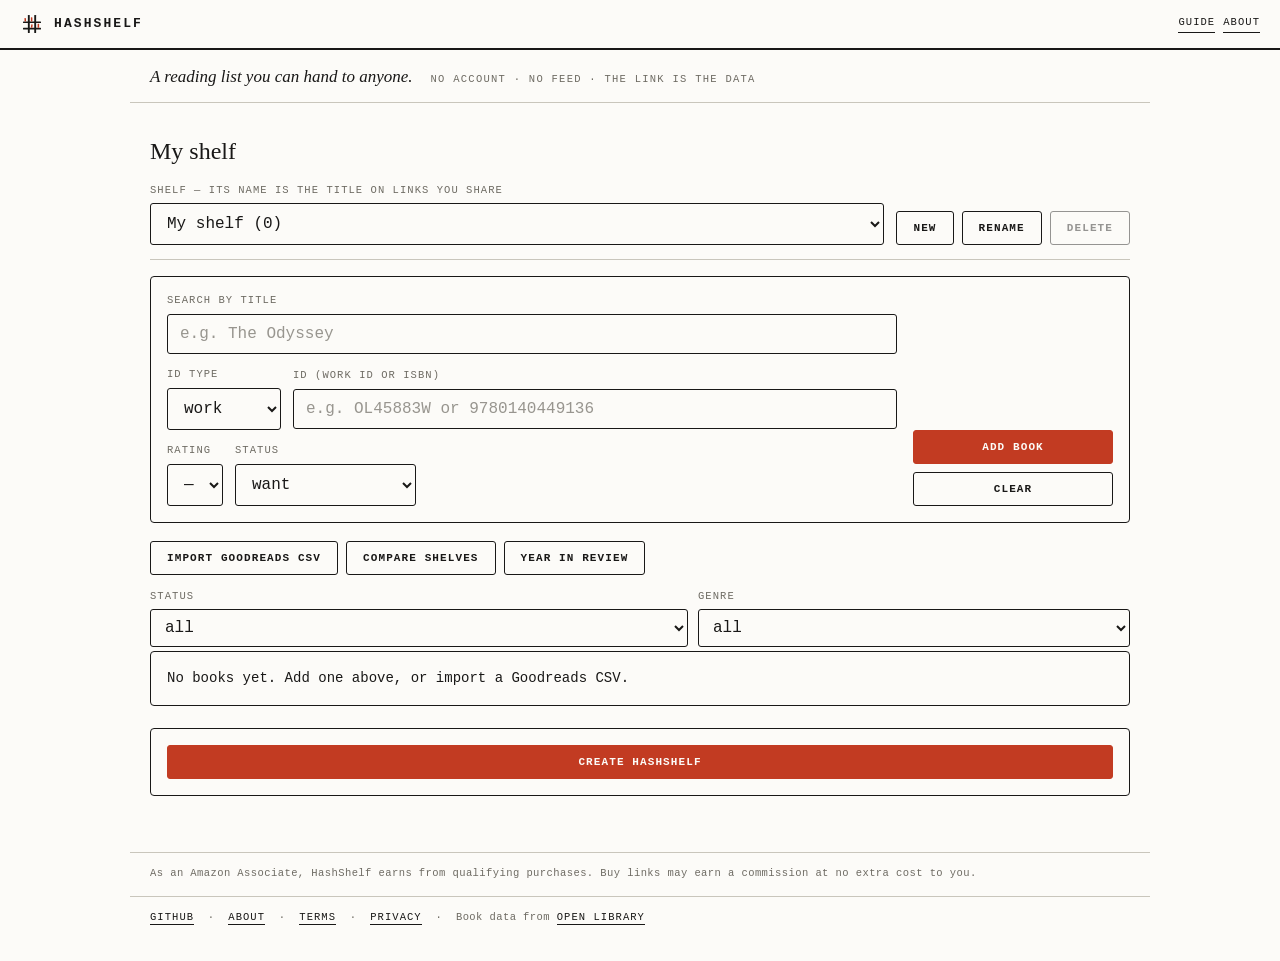
<file: index.html>
<!DOCTYPE html>
<html lang="en">
  <head>
    <meta charset="utf-8" />
    <meta name="viewport" content="width=device-width, initial-scale=1" />
    <title>HashShelf — Link-based book tracker</title>
    <meta name="description" content="Track and share your books with a single link. No accounts, no signup — the link is the data." />
    <meta property="og:title" content="HashShelf — Link-based book tracker" />
    <meta property="og:description" content="Track and share your books with a single link. No accounts, no signup — the link is the data." />
    <meta property="og:type" content="website" />
    <meta property="og:url" content="https://hashshelf.com/" />
    <meta property="og:image" content="https://hashshelf.com/icons/icon-512.png" />
    <meta name="twitter:card" content="summary" />
    <meta name="theme-color" content="#fcfbf8" />
    <link rel="manifest" href="/manifest.json" />
    <link rel="apple-touch-icon" href="/icons/apple-touch-icon.png" />
    <link rel="icon" href="data:image/svg+xml,%3Csvg xmlns='http://www.w3.org/2000/svg' viewBox='0 0 64 64'%3E%3Cstyle%3E.i%7Bfill:%23191817%7D@media(prefers-color-scheme:dark)%7B.i%7Bfill:%23e9e5dc%7D%7D%3C/style%3E%3Crect class='i' x='21' y='8' width='5' height='48' rx='1.5'/%3E%3Crect class='i' x='38' y='8' width='5' height='48' rx='1.5'/%3E%3Crect class='i' x='8' y='25' width='48' height='4.5' rx='1.5'/%3E%3Crect class='i' x='8' y='42' width='48' height='4.5' rx='1.5'/%3E%3Crect x='29' y='14' width='4' height='11' rx='1' fill='%23c23b22'/%3E%3Crect x='12' y='16' width='4' height='9' rx='1' fill='%23c23b22'/%3E%3Crect x='47' y='31' width='4' height='11' rx='1' fill='%23c23b22'/%3E%3C/svg%3E" />
    <link rel="stylesheet" href="/styles.css" />
  </head>
  <body>
    <header class="app-header">
      <div class="brand">
        <svg class="logo-mark" viewBox="0 0 64 64" fill="none" aria-hidden="true">
          <rect x="21" y="8" width="5" height="48" rx="1.5" fill="currentColor"/>
          <rect x="38" y="8" width="5" height="48" rx="1.5" fill="currentColor"/>
          <rect x="8" y="25" width="48" height="4.5" rx="1.5" fill="currentColor"/>
          <rect x="8" y="42" width="48" height="4.5" rx="1.5" fill="currentColor"/>
          <rect x="29" y="14" width="4" height="11" rx="1" fill="#c23b22"/>
          <rect x="12" y="16" width="4" height="9" rx="1" fill="#c23b22"/>
          <rect x="47" y="31" width="4" height="11" rx="1" fill="#c23b22"/>
          <rect x="29.5" y="33" width="4" height="9" rx="1" fill="#c23b22" transform="rotate(8 31.5 37)"/>
        </svg>
        <span class="title">HashShelf</span>
      </div>
      <div class="header-actions"><a class="link" href="/guide.html">Guide</a> <a class="link" href="/about.html">About</a></div>
    </header>

    <div class="tagline">
      <span class="t-serif">A reading list you can hand to anyone.</span>
      <span class="t-mono">No account &middot; No feed &middot; The link is the data</span>
    </div>

    <main class="container">
      <section id="notice" class="notice is-hidden"></section>

      <section id="editorView" class="view">
        <h2 id="listTitle">Your books</h2>
        <div class="shelf-bar">
          <label class="grow">
            Shelf &mdash; its name is the title on links you share
            <select id="shelfSelect"></select>
          </label>
          <div class="shelf-actions">
            <button id="newShelfBtn" class="secondary" type="button">New</button>
            <button id="renameShelfBtn" class="secondary" type="button">Rename</button>
            <button id="deleteShelfBtn" class="secondary" type="button">Delete</button>
          </div>
        </div>
        <form id="bookForm" class="card book-form">
          <div class="form-main">
            <label>
              Search by title
              <input id="titleSearch" type="text" placeholder="e.g. The Odyssey" autocomplete="off" />
            </label>
            <div id="titleSuggestions" class="suggestions is-hidden" aria-live="polite"></div>
            <div class="row">
              <label>
                ID Type
                <select id="idType">
                  <option value="work">work</option>
                  <option value="isbn">isbn</option>
                  <option value="edition">edition</option>
                </select>
              </label>
              <label class="grow">
                ID (Work ID or ISBN)
                <input id="bookId" type="text" placeholder="e.g. OL45883W or 9780140449136" />
              </label>
            </div>
            <div class="row">
              <label>
                Rating
                <select id="rating">
                  <option value="">—</option>
                  <option value="0">0</option>
                  <option value="1">1</option>
                  <option value="2">2</option>
                  <option value="3">3</option>
                  <option value="4">4</option>
                  <option value="5">5</option>
                </select>
              </label>
              <label>
                Status
                <select id="status">
                  <option value="want">want</option>
                  <option value="reading">reading</option>
                  <option value="finished">finished</option>
                  <option value="did not finish">did not finish</option>
                </select>
              </label>
            </div>
          </div>
          <aside class="form-side">
            <img id="formCoverPreview" class="cover is-hidden" alt="cover" />
            <div class="actions-side">
              <button id="addBookBtn" class="primary" type="submit">Add book</button>
              <button id="clearFormBtn" class="secondary" type="button">Clear</button>
            </div>
          </aside>
        </form>

        <div class="tools-row">
          <button id="importCsvBtn" class="secondary" type="button">Import Goodreads CSV</button>
          <input id="csvFileInput" type="file" accept=".csv,text/csv" class="is-hidden" />
          <button id="compareBtn" class="secondary" type="button">Compare shelves</button>
          <button id="wrappedBtn" class="secondary" type="button">Year in review</button>
        </div>

        <div class="filters">
          <label class="grow">
            Status
            <select id="editorFilterSelect" class="select-filter">
              <option value="all" selected>all</option>
              <option value="want">want</option>
              <option value="reading">reading</option>
              <option value="finished">read</option>
              <option value="did not finish">did not finish</option>
            </select>
          </label>
          <label class="grow">
            Genre
            <select id="editorGenreSelect" class="select-filter">
              <option value="all" selected>all</option>
            </select>
          </label>
        </div>
        <div id="editorList" class="list"></div>

        <div class="snapshot card">
          <button id="createSnapshotBtn" class="primary">Create HashShelf</button>
          <div id="snapshotOutput" class="snapshot-output is-hidden">
            <input id="snapshotLink" type="text" readonly />
            <button id="copyLinkBtn" class="secondary">Copy</button>
          </div>
        </div>
      </section>

      <section id="viewerView" class="view is-hidden">
        <div class="row between">
          <h2 id="viewerTitle">HashShelf</h2>
          <div class="row">
            <button id="importShelfBtn" class="secondary" type="button">Copy to my shelf</button>
            <button id="compareWithMineBtn" class="secondary" type="button">Compare with mine</button>
            <a id="backToEditor" href="#" class="secondary link">Edit your list</a>
          </div>
        </div>
        <div class="filters">
          <label class="grow">
            Status
            <select id="viewerFilterSelect" class="select-filter">
              <option value="all" selected>all</option>
              <option value="want">want</option>
              <option value="reading">reading</option>
              <option value="finished">read</option>
              <option value="did not finish">did not finish</option>
            </select>
          </label>
        </div>
        <div id="viewerList" class="list"></div>
      </section>

      <section id="compareView" class="view is-hidden">
        <div class="row between">
          <h2>Compare shelves</h2>
          <a id="compareBack" href="#" class="secondary link">Back to my list</a>
        </div>
        <div class="card compare-form">
          <label>
            Their HashShelf link
            <input id="compareLink" type="text" placeholder="Paste their full HashShelf link (the long one, with a #)" />
          </label>
          <button id="compareRunBtn" class="primary" type="button">Compare</button>
        </div>
        <div id="compareResults"></div>
      </section>
    </main>

    <footer id="affiliateDisclosure" class="site-footer is-hidden">
      As an Amazon Associate, HashShelf earns from qualifying purchases. Buy
      links may earn a commission at no extra cost to you.
    </footer>

    <footer class="site-footer">
      <a class="link" href="https://github.com/ZackBot98/hashshelf-flask-website" rel="noopener">GitHub</a>
      <span class="sep">&middot;</span>
      <a class="link" href="/about.html">About</a>
      <span class="sep">&middot;</span>
      <a class="link" href="/terms.html">Terms</a>
      <span class="sep">&middot;</span>
      <a class="link" href="/privacy.html">Privacy</a>
      <span class="sep">&middot;</span>
      Book data from <a class="link" href="https://openlibrary.org" rel="noopener">Open Library</a>
    </footer>

    <div id="wrappedModal" class="modal is-hidden">
      <div class="modal-inner">
        <div class="row between">
          <h3>Year in review</h3>
          <button id="wrappedClose" class="secondary" type="button">Close</button>
        </div>
        <div id="wrappedCanvasWrap" class="wrapped-canvas"></div>
        <div class="row">
          <button id="wrappedDownload" class="primary" type="button">Download PNG</button>
          <button id="wrappedShare" class="secondary is-hidden" type="button">Share</button>
        </div>
      </div>
    </div>

    

    <script src="/vendor/fflate.min.js"></script>
    <script src="/config.js"></script>
    <script src="/lib.js"></script>
    <script src="/snapshot.js"></script>
    <script src="/openlibrary.js"></script>
    <script src="/ui.js"></script>
  </body>
</html>
</file>
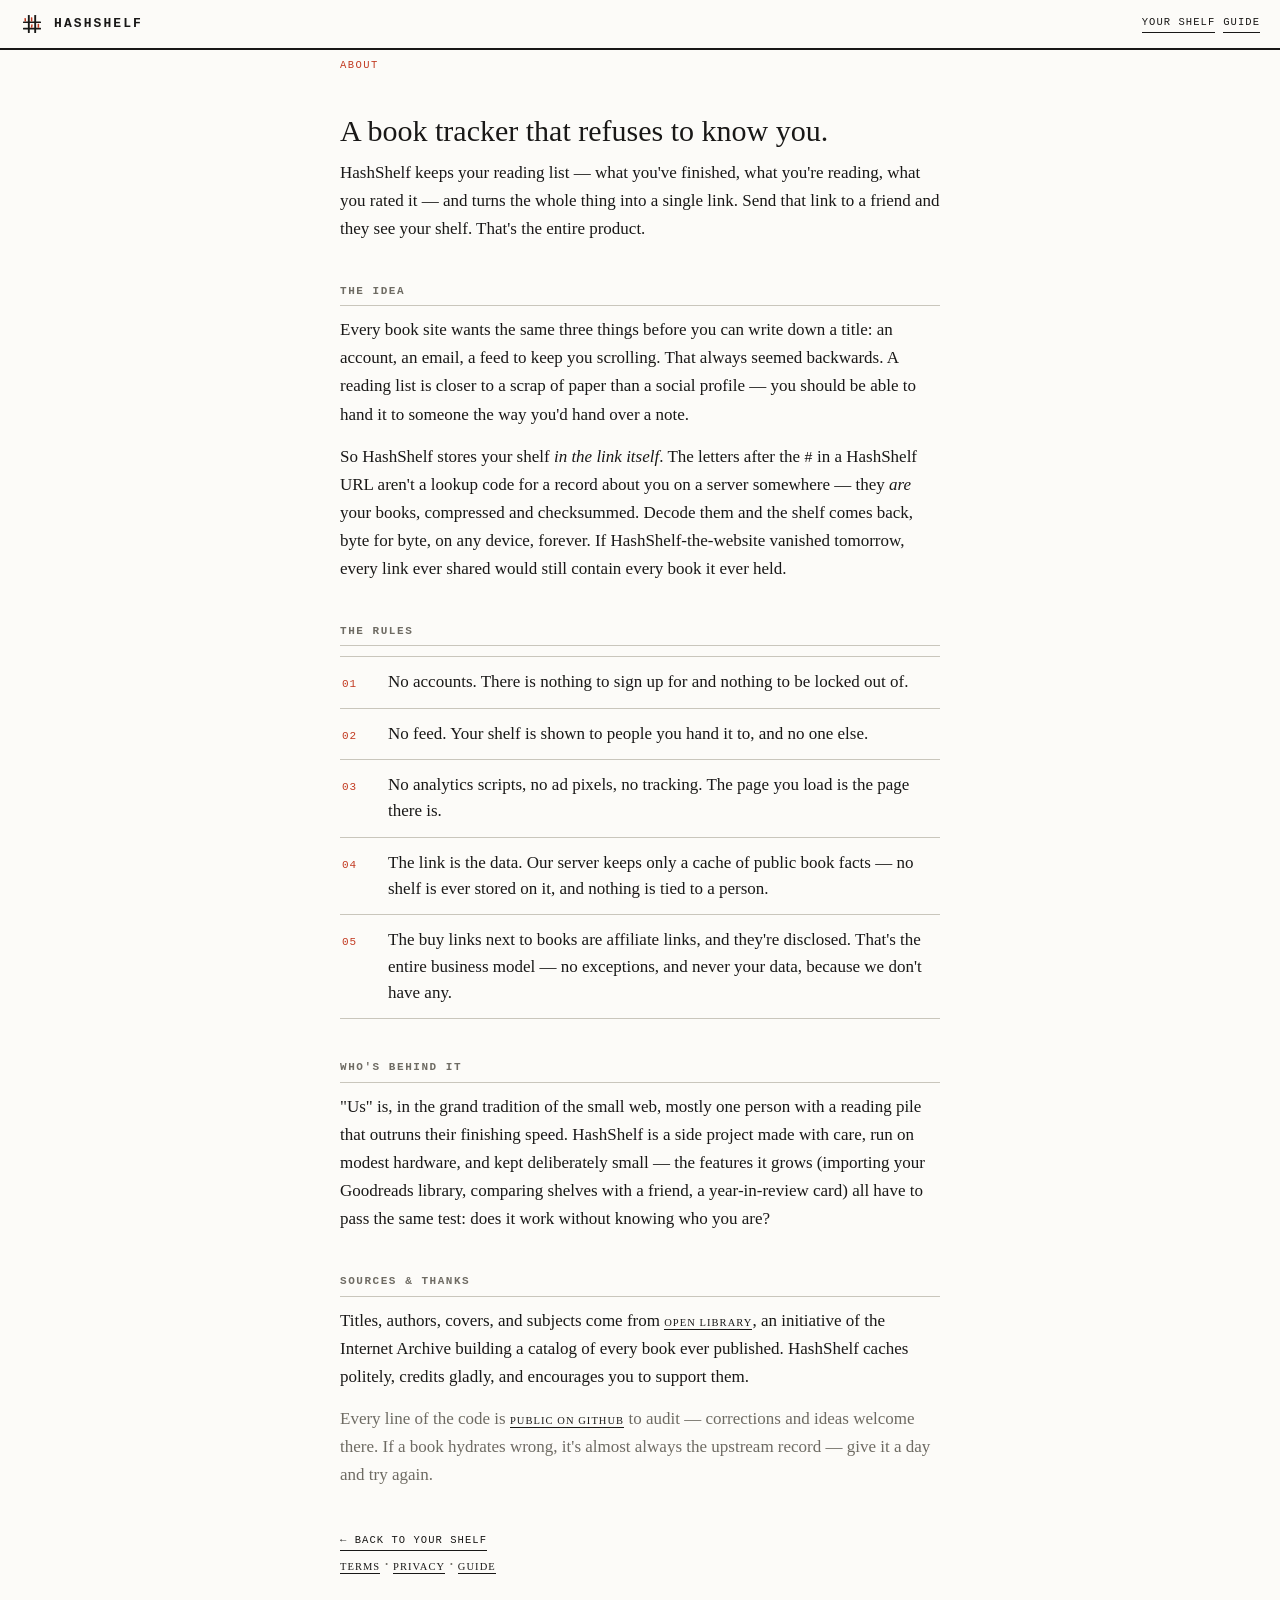
<file: about.html>
<!DOCTYPE html>
<html lang="en">
  <head>
    <meta charset="utf-8" />
    <meta name="viewport" content="width=device-width, initial-scale=1" />
    <title>About — HashShelf</title>
    <meta name="description" content="Why HashShelf exists: a book tracker with no accounts, no feed, and no database of you. The link is the data." />
    <meta property="og:title" content="About HashShelf" />
    <meta property="og:description" content="A book tracker with no accounts, no feed, and no database of you. The link is the data." />
    <meta property="og:type" content="website" />
    <meta property="og:url" content="https://hashshelf.com/about.html" />
    <meta name="theme-color" content="#fcfbf8" />
    <link rel="apple-touch-icon" href="/icons/apple-touch-icon.png" />
    <link rel="icon" href="data:image/svg+xml,%3Csvg xmlns='http://www.w3.org/2000/svg' viewBox='0 0 64 64'%3E%3Cstyle%3E.i%7Bfill:%23191817%7D@media(prefers-color-scheme:dark)%7B.i%7Bfill:%23e9e5dc%7D%7D%3C/style%3E%3Crect class='i' x='21' y='8' width='5' height='48' rx='1.5'/%3E%3Crect class='i' x='38' y='8' width='5' height='48' rx='1.5'/%3E%3Crect class='i' x='8' y='25' width='48' height='4.5' rx='1.5'/%3E%3Crect class='i' x='8' y='42' width='48' height='4.5' rx='1.5'/%3E%3Crect x='29' y='14' width='4' height='11' rx='1' fill='%23c23b22'/%3E%3Crect x='12' y='16' width='4' height='9' rx='1' fill='%23c23b22'/%3E%3Crect x='47' y='31' width='4' height='11' rx='1' fill='%23c23b22'/%3E%3C/svg%3E" />
    <link rel="stylesheet" href="/styles.css" />
  </head>
  <body>
    <header class="app-header">
      <a class="brand brand-link" href="/">
        <svg class="logo-mark" viewBox="0 0 64 64" fill="none" aria-hidden="true">
          <rect x="21" y="8" width="5" height="48" rx="1.5" fill="currentColor"/>
          <rect x="38" y="8" width="5" height="48" rx="1.5" fill="currentColor"/>
          <rect x="8" y="25" width="48" height="4.5" rx="1.5" fill="currentColor"/>
          <rect x="8" y="42" width="48" height="4.5" rx="1.5" fill="currentColor"/>
          <rect x="29" y="14" width="4" height="11" rx="1" fill="#c23b22"/>
          <rect x="12" y="16" width="4" height="9" rx="1" fill="#c23b22"/>
          <rect x="47" y="31" width="4" height="11" rx="1" fill="#c23b22"/>
          <rect x="29.5" y="33" width="4" height="9" rx="1" fill="#c23b22" transform="rotate(8 31.5 37)"/>
        </svg>
        <span class="title">HashShelf</span>
      </a>
      <div class="header-actions"><a class="link" href="/">Your shelf</a> <a class="link" href="/guide.html">Guide</a></div>
    </header>

    <main class="about">
      <div class="kicker">About</div>
      <h1>A book tracker that refuses to know you.</h1>

      <p>HashShelf keeps your reading list — what you've finished, what you're reading,
      what you rated it — and turns the whole thing into a single link. Send that link
      to a friend and they see your shelf. That's the entire product.</p>

      <h2>The idea</h2>
      <p>Every book site wants the same three things before you can write down a title:
      an account, an email, a feed to keep you scrolling. That always seemed backwards.
      A reading list is closer to a scrap of paper than a social profile — you should be
      able to hand it to someone the way you'd hand over a note.</p>
      <p>So HashShelf stores your shelf <em>in the link itself</em>. The letters after
      the <code>#</code> in a HashShelf URL aren't a lookup code for a record about you
      on a server somewhere — they <em>are</em> your books, compressed and checksummed.
      Decode them and the shelf comes back, byte for byte, on any device, forever.
      If HashShelf-the-website vanished tomorrow, every link ever shared would still
      contain every book it ever held.</p>

      <h2>The rules</h2>
      <ul class="rules">
        <li><span class="no">01</span><span>No accounts. There is nothing to sign up for and nothing to be locked out of.</span></li>
        <li><span class="no">02</span><span>No feed. Your shelf is shown to people you hand it to, and no one else.</span></li>
        <li><span class="no">03</span><span>No analytics scripts, no ad pixels, no tracking. The page you load is the page there is.</span></li>
        <li><span class="no">04</span><span>The link is the data. Our server keeps only a cache of public book facts — no shelf is ever stored on it, and nothing is tied to a person.</span></li>
        <li><span class="no">05</span><span>The buy links next to books are affiliate links, and they're disclosed. That's the entire business model — no exceptions, and never your data, because we don't have any.</span></li>
      </ul>

      <h2>Who's behind it</h2>
      <p>"Us" is, in the grand tradition of the small web, mostly one person with a
      reading pile that outruns their finishing speed. HashShelf is a side project made
      with care, run on modest hardware, and kept deliberately small — the features it
      grows (importing your Goodreads library, comparing shelves with a friend, a
      year-in-review card) all have to pass the same test: does it work without knowing
      who you are?</p>

      <h2>Sources &amp; thanks</h2>
      <p>Titles, authors, covers, and subjects come from
      <a class="link" href="https://openlibrary.org" rel="noopener">Open Library</a>,
      an initiative of the Internet Archive building a catalog of every book ever
      published. HashShelf caches politely, credits gladly, and encourages you to
      support them.</p>

      <p class="small">Every line of the code is
      <a class="link" href="https://github.com/ZackBot98/hashshelf-flask-website" rel="noopener">public on GitHub</a> to audit —
      corrections and ideas welcome there. If a book hydrates wrong, it's almost always
      the upstream record — give it a day and try again.</p>

      <a class="link backlink" href="/">&larr; Back to your shelf</a>

      <p class="small"><a class="link" href="/terms.html">Terms</a> &middot; <a class="link" href="/privacy.html">Privacy</a> &middot; <a class="link" href="/guide.html">Guide</a></p>
    </main>
  </body>
</html>
</file>
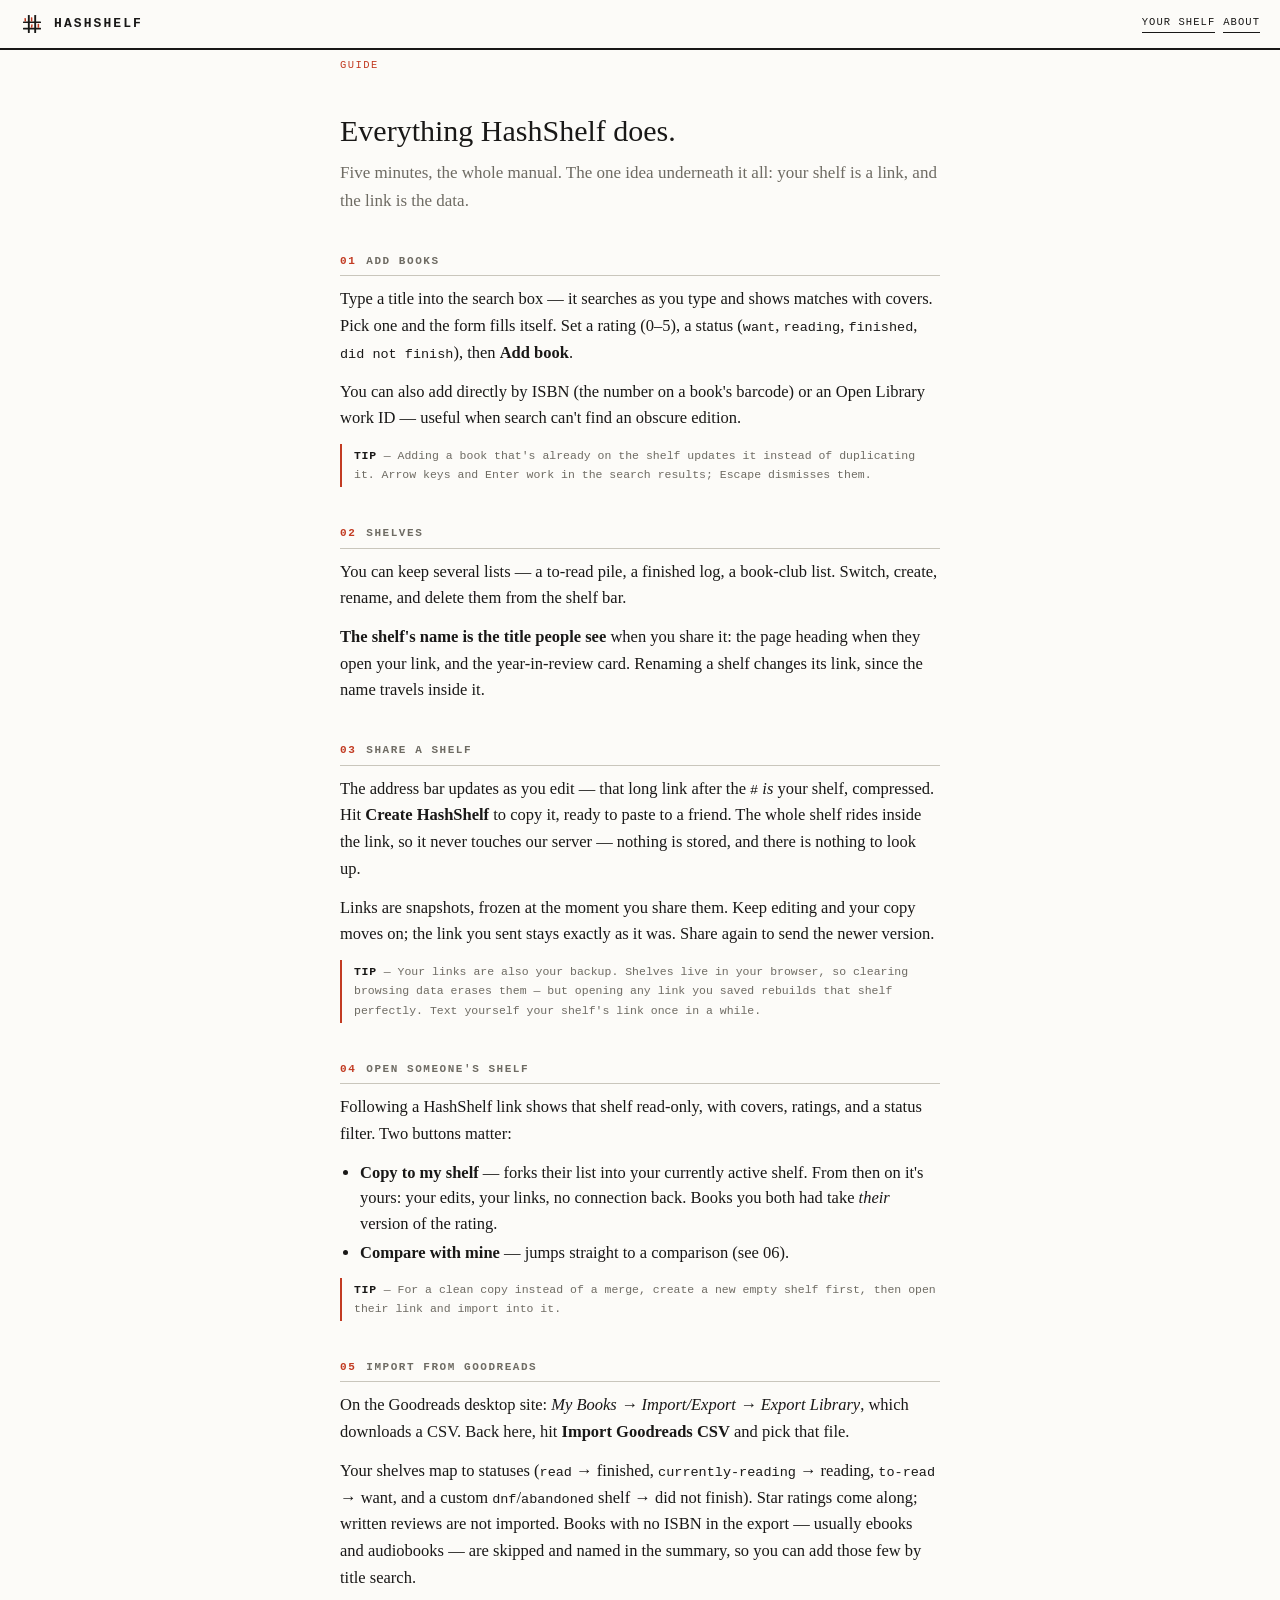
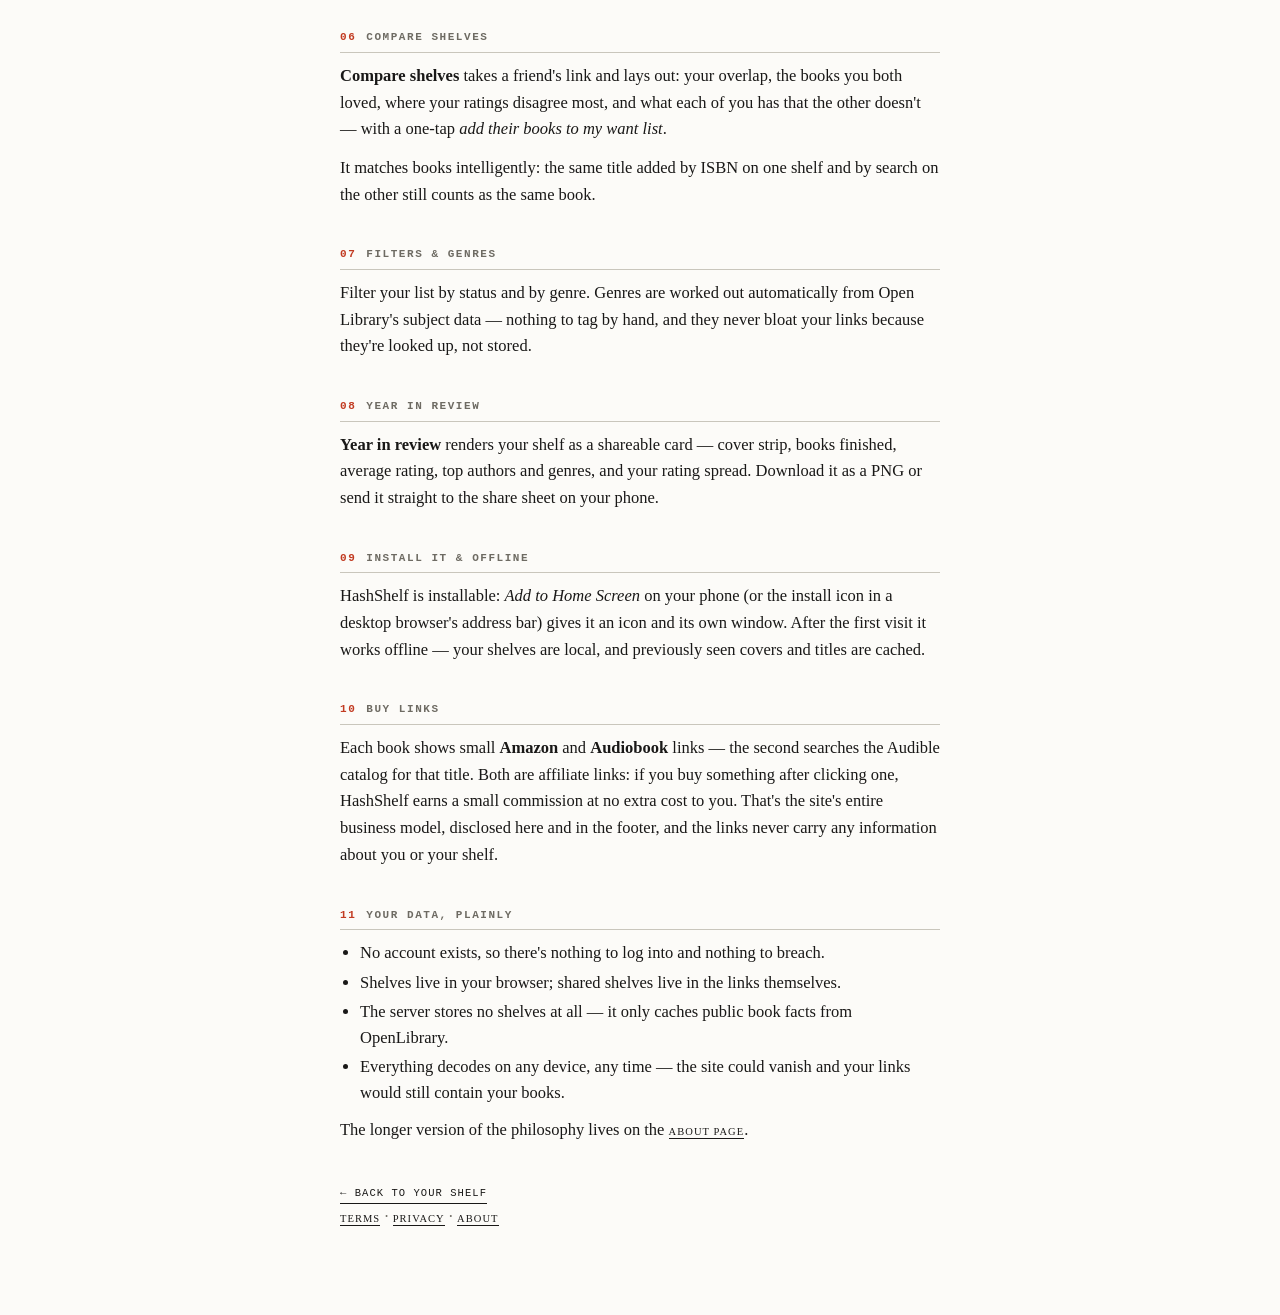
<file: guide.html>
<!DOCTYPE html>
<html lang="en">
  <head>
    <meta charset="utf-8" />
    <meta name="viewport" content="width=device-width, initial-scale=1" />
    <title>Guide — HashShelf</title>
    <meta name="description" content="How to use HashShelf: add books, keep shelves, share links, import from Goodreads, compare with friends, and make a year-in-review card." />
    <meta property="og:title" content="HashShelf Guide" />
    <meta property="og:description" content="Everything the link-based book tracker can do, in one page." />
    <meta property="og:type" content="website" />
    <meta property="og:url" content="https://hashshelf.com/guide.html" />
    <meta name="theme-color" content="#fcfbf8" />
    <link rel="apple-touch-icon" href="/icons/apple-touch-icon.png" />
    <link rel="icon" href="data:image/svg+xml,%3Csvg xmlns='http://www.w3.org/2000/svg' viewBox='0 0 64 64'%3E%3Cstyle%3E.i%7Bfill:%23191817%7D@media(prefers-color-scheme:dark)%7B.i%7Bfill:%23e9e5dc%7D%7D%3C/style%3E%3Crect class='i' x='21' y='8' width='5' height='48' rx='1.5'/%3E%3Crect class='i' x='38' y='8' width='5' height='48' rx='1.5'/%3E%3Crect class='i' x='8' y='25' width='48' height='4.5' rx='1.5'/%3E%3Crect class='i' x='8' y='42' width='48' height='4.5' rx='1.5'/%3E%3Crect x='29' y='14' width='4' height='11' rx='1' fill='%23c23b22'/%3E%3Crect x='12' y='16' width='4' height='9' rx='1' fill='%23c23b22'/%3E%3Crect x='47' y='31' width='4' height='11' rx='1' fill='%23c23b22'/%3E%3C/svg%3E" />
    <link rel="stylesheet" href="/styles.css" />
  </head>
  <body>
    <header class="app-header">
      <a class="brand brand-link" href="/">
        <svg class="logo-mark" viewBox="0 0 64 64" fill="none" aria-hidden="true">
          <rect x="21" y="8" width="5" height="48" rx="1.5" fill="currentColor"/>
          <rect x="38" y="8" width="5" height="48" rx="1.5" fill="currentColor"/>
          <rect x="8" y="25" width="48" height="4.5" rx="1.5" fill="currentColor"/>
          <rect x="8" y="42" width="48" height="4.5" rx="1.5" fill="currentColor"/>
          <rect x="29" y="14" width="4" height="11" rx="1" fill="#c23b22"/>
          <rect x="12" y="16" width="4" height="9" rx="1" fill="#c23b22"/>
          <rect x="47" y="31" width="4" height="11" rx="1" fill="#c23b22"/>
          <rect x="29.5" y="33" width="4" height="9" rx="1" fill="#c23b22" transform="rotate(8 31.5 37)"/>
        </svg>
        <span class="title">HashShelf</span>
      </a>
      <div class="header-actions"><a class="link" href="/">Your shelf</a> <a class="link" href="/about.html">About</a></div>
    </header>

    <main class="guide">
      <div class="kicker">Guide</div>
      <h1>Everything HashShelf does.</h1>
      <p class="lede">Five minutes, the whole manual. The one idea underneath it all:
      your shelf is a link, and the link is the data.</p>

      <h2><span class="no">01</span>Add books</h2>
      <p>Type a title into the search box — it searches as you type and shows matches
      with covers. Pick one and the form fills itself. Set a rating (0–5), a status
      (<code>want</code>, <code>reading</code>, <code>finished</code>,
      <code>did not finish</code>), then <strong>Add book</strong>.</p>
      <p>You can also add directly by ISBN (the number on a book's barcode) or an
      Open Library work ID — useful when search can't find an obscure edition.</p>
      <div class="tip"><strong>TIP</strong> — Adding a book that's already on the shelf
      updates it instead of duplicating it. Arrow keys and Enter work in the search
      results; Escape dismisses them.</div>

      <h2><span class="no">02</span>Shelves</h2>
      <p>You can keep several lists — a to-read pile, a finished log, a book-club
      list. Switch, create, rename, and delete them from the shelf bar.</p>
      <p><strong>The shelf's name is the title people see</strong> when you share it:
      the page heading when they open your link, and the year-in-review card. Renaming
      a shelf changes its link, since the name travels inside it.</p>

      <h2><span class="no">03</span>Share a shelf</h2>
      <p>The address bar updates as you edit — that long link after the <code>#</code>
      <em>is</em> your shelf, compressed. Hit <strong>Create HashShelf</strong> to copy
      it, ready to paste to a friend. The whole shelf rides inside the link, so it never
      touches our server — nothing is stored, and there is nothing to look up.</p>
      <p>Links are snapshots, frozen at the moment you share them. Keep editing and
      your copy moves on; the link you sent stays exactly as it was. Share again to
      send the newer version.</p>
      <div class="tip"><strong>TIP</strong> — Your links are also your backup. Shelves
      live in your browser, so clearing browsing data erases them — but opening any
      link you saved rebuilds that shelf perfectly. Text yourself your shelf's link
      once in a while.</div>

      <h2><span class="no">04</span>Open someone's shelf</h2>
      <p>Following a HashShelf link shows that shelf read-only, with covers, ratings,
      and a status filter. Two buttons matter:</p>
      <ul>
        <li><strong>Copy to my shelf</strong> — forks their list into your currently
        active shelf. From then on it's yours: your edits, your links, no connection
        back. Books you both had take <em>their</em> version of the rating.</li>
        <li><strong>Compare with mine</strong> — jumps straight to a comparison
        (see 06).</li>
      </ul>
      <div class="tip"><strong>TIP</strong> — For a clean copy instead of a merge,
      create a new empty shelf first, then open their link and import into it.</div>

      <h2><span class="no">05</span>Import from Goodreads</h2>
      <p>On the Goodreads desktop site: <em>My Books → Import/Export → Export
      Library</em>, which downloads a CSV. Back here, hit
      <strong>Import Goodreads CSV</strong> and pick that file.</p>
      <p>Your shelves map to statuses (<code>read</code> → finished,
      <code>currently-reading</code> → reading, <code>to-read</code> → want, and a
      custom <code>dnf</code>/<code>abandoned</code> shelf → did not finish). Star
      ratings come along; written reviews are not imported. Books with no ISBN in the export —
      usually ebooks and audiobooks — are skipped and named in the summary, so you can
      add those few by title search.</p>

      <h2><span class="no">06</span>Compare shelves</h2>
      <p><strong>Compare shelves</strong> takes a friend's link and
      lays out: your overlap, the books you both loved, where your ratings disagree
      most, and what each of you has that the other doesn't — with a one-tap
      <em>add their books to my want list</em>.</p>
      <p>It matches books intelligently: the same title added by ISBN on one shelf
      and by search on the other still counts as the same book.</p>

      <h2><span class="no">07</span>Filters &amp; genres</h2>
      <p>Filter your list by status and by genre. Genres are worked out automatically
      from Open Library's subject data — nothing to tag by hand, and they never bloat
      your links because they're looked up, not stored.</p>

      <h2><span class="no">08</span>Year in review</h2>
      <p><strong>Year in review</strong> renders your shelf as a shareable card —
      cover strip, books finished, average rating, top authors and genres, and your
      rating spread. Download it as a PNG or send it straight to the share sheet on
      your phone.</p>

      <h2><span class="no">09</span>Install it &amp; offline</h2>
      <p>HashShelf is installable: <em>Add to Home Screen</em> on your phone (or the
      install icon in a desktop browser's address bar) gives it an icon and its own
      window. After the first visit it works offline — your shelves are local, and
      previously seen covers and titles are cached.</p>

      <h2><span class="no">10</span>Buy links</h2>
      <p>Each book shows small <strong>Amazon</strong> and <strong>Audiobook</strong>
      links — the second searches the Audible catalog for that title. Both are
      affiliate links: if you buy something after clicking one, HashShelf earns a
      small commission at no extra cost to you. That's the site's entire business
      model, disclosed here and in the footer, and the links never carry any
      information about you or your shelf.</p>

      <h2><span class="no">11</span>Your data, plainly</h2>
      <ul>
        <li>No account exists, so there's nothing to log into and nothing to breach.</li>
        <li>Shelves live in your browser; shared shelves live in the links themselves.</li>
        <li>The server stores no shelves at all — it only caches public book facts from OpenLibrary.</li>
        <li>Everything decodes on any device, any time — the site could vanish and
        your links would still contain your books.</li>
      </ul>
      <p>The longer version of the philosophy lives on the
      <a class="link" href="/about.html">About page</a>.</p>

      <a class="link backlink" href="/">&larr; Back to your shelf</a>

      <p class="small"><a class="link" href="/terms.html">Terms</a> &middot; <a class="link" href="/privacy.html">Privacy</a> &middot; <a class="link" href="/about.html">About</a></p>
    </main>
  </body>
</html>
</file>
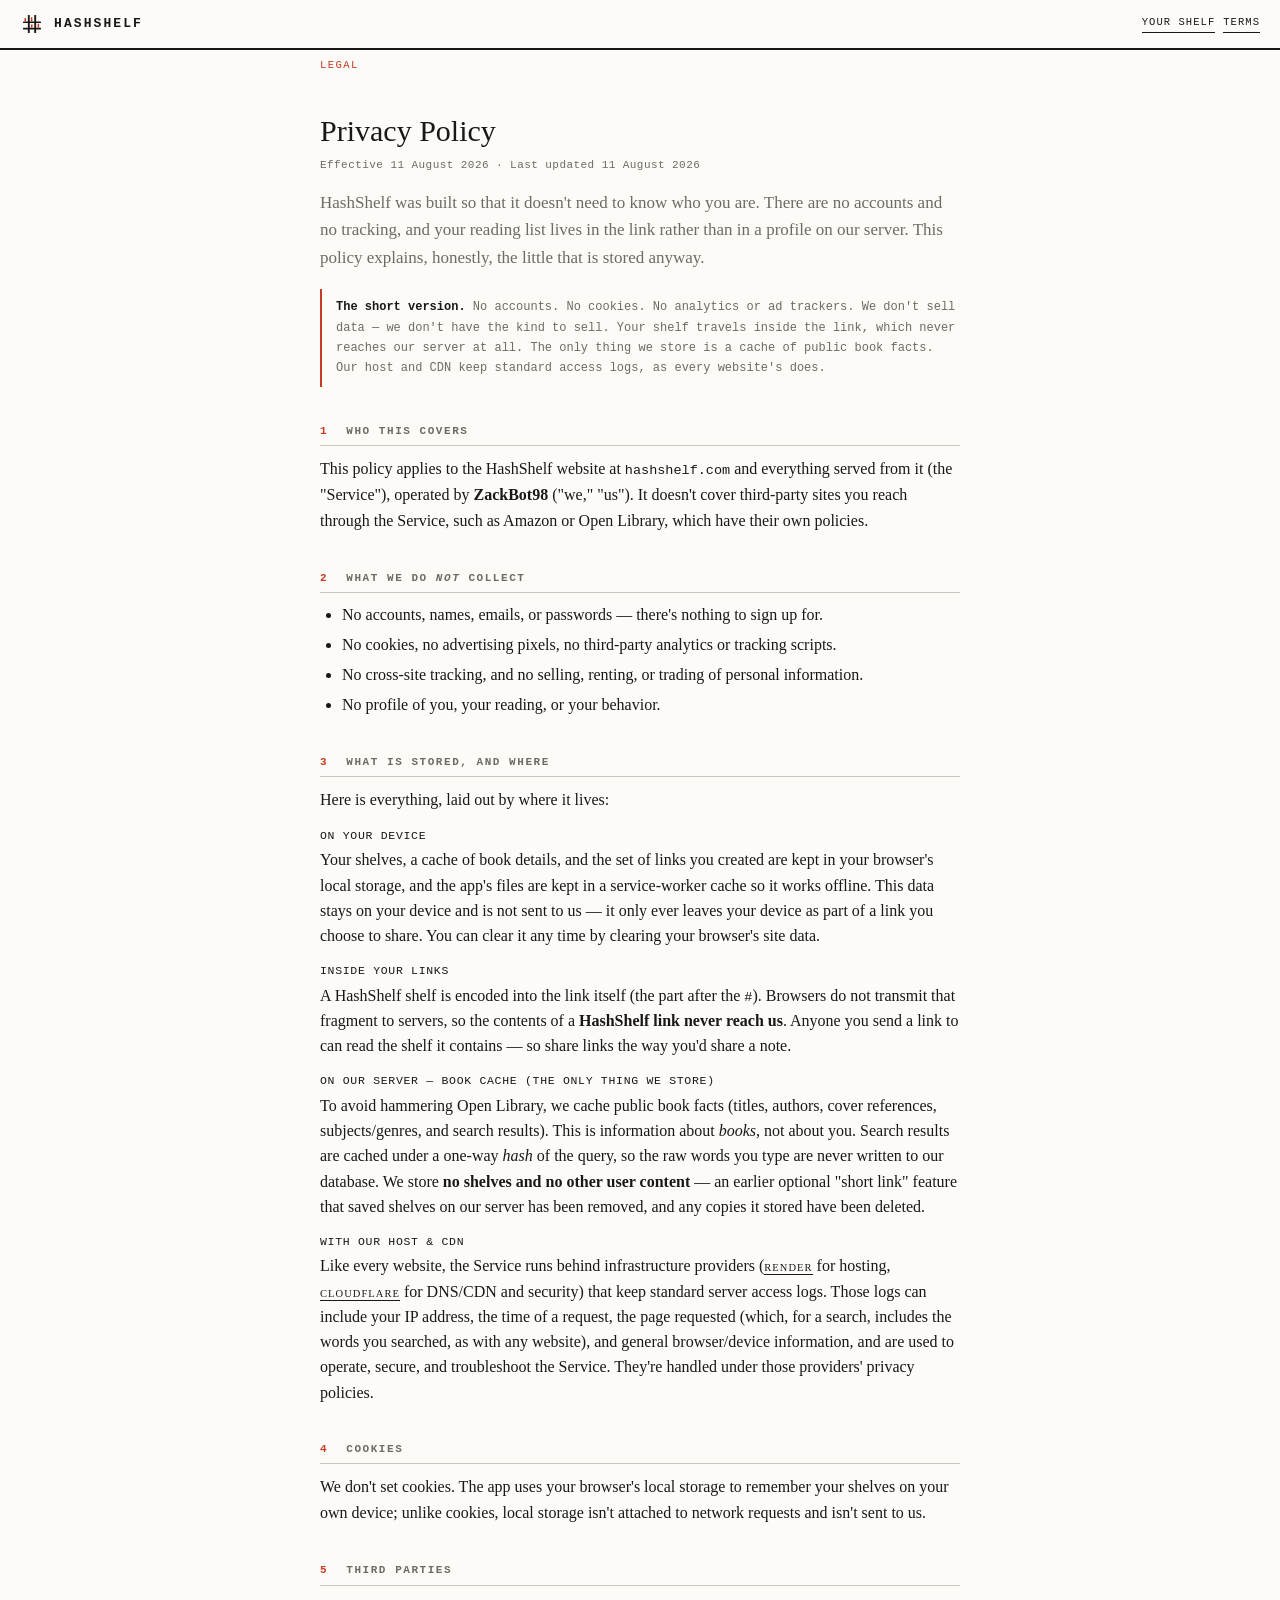
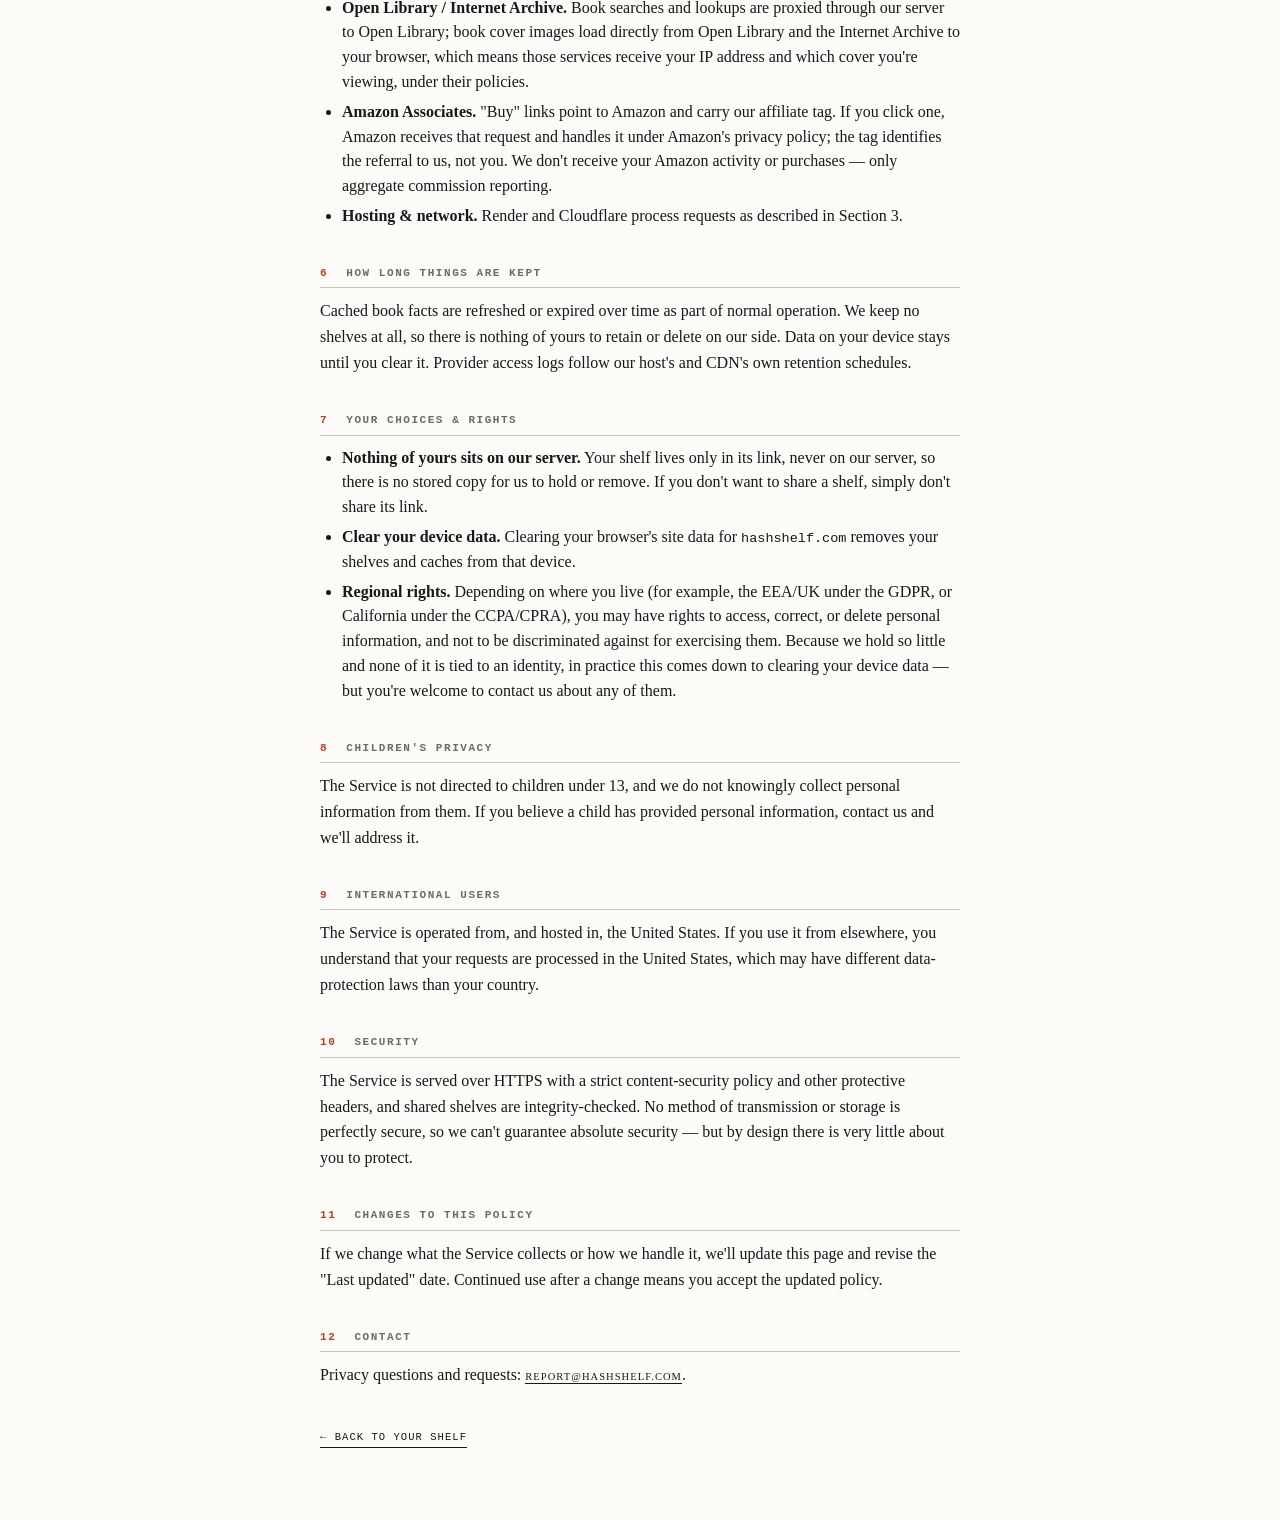
<file: privacy.html>
<!DOCTYPE html>
<!--
  HashShelf — Privacy Policy (DRAFT).
  Every factual claim here reflects the app's current architecture (no accounts,
  no cookies, no analytics; the server stores ONLY a disposable OpenLibrary cache
  — no shelves, no user content; host + CDN keep standard access logs). If you
  change what the app collects, update this to match.
  Fill the bracketed [ ] placeholders and have counsel review before launch.
-->
<html lang="en">
  <head>
    <meta charset="utf-8" />
    <meta name="viewport" content="width=device-width, initial-scale=1" />
    <title>Privacy Policy — HashShelf</title>
    <meta name="description" content="What HashShelf does and doesn't collect. Short version: no accounts, no tracking, and the link is the data." />
    <meta property="og:title" content="Privacy Policy — HashShelf" />
    <meta property="og:description" content="What HashShelf does and doesn't collect. Short version: no accounts, no tracking, and the link is the data." />
    <meta property="og:type" content="website" />
    <meta property="og:url" content="https://hashshelf.com/privacy.html" />
    <meta name="theme-color" content="#fcfbf8" />
    <link rel="apple-touch-icon" href="/icons/apple-touch-icon.png" />
    <link rel="icon" href="data:image/svg+xml,%3Csvg xmlns='http://www.w3.org/2000/svg' viewBox='0 0 64 64'%3E%3Cstyle%3E.i%7Bfill:%23191817%7D@media(prefers-color-scheme:dark)%7B.i%7Bfill:%23e9e5dc%7D%7D%3C/style%3E%3Crect class='i' x='21' y='8' width='5' height='48' rx='1.5'/%3E%3Crect class='i' x='38' y='8' width='5' height='48' rx='1.5'/%3E%3Crect class='i' x='8' y='25' width='48' height='4.5' rx='1.5'/%3E%3Crect class='i' x='8' y='42' width='48' height='4.5' rx='1.5'/%3E%3Crect x='29' y='14' width='4' height='11' rx='1' fill='%23c23b22'/%3E%3Crect x='12' y='16' width='4' height='9' rx='1' fill='%23c23b22'/%3E%3Crect x='47' y='31' width='4' height='11' rx='1' fill='%23c23b22'/%3E%3C/svg%3E" />
    <link rel="stylesheet" href="/styles.css" />
  </head>
  <body>
    <header class="app-header">
      <a class="brand brand-link" href="/">
        <svg class="logo-mark" viewBox="0 0 64 64" fill="none" aria-hidden="true">
          <rect x="21" y="8" width="5" height="48" rx="1.5" fill="currentColor"/>
          <rect x="38" y="8" width="5" height="48" rx="1.5" fill="currentColor"/>
          <rect x="8" y="25" width="48" height="4.5" rx="1.5" fill="currentColor"/>
          <rect x="8" y="42" width="48" height="4.5" rx="1.5" fill="currentColor"/>
          <rect x="29" y="14" width="4" height="11" rx="1" fill="#c23b22"/>
          <rect x="12" y="16" width="4" height="9" rx="1" fill="#c23b22"/>
          <rect x="47" y="31" width="4" height="11" rx="1" fill="#c23b22"/>
          <rect x="29.5" y="33" width="4" height="9" rx="1" fill="#c23b22" transform="rotate(8 31.5 37)"/>
        </svg>
        <span class="title">HashShelf</span>
      </a>
      <div class="header-actions"><a class="link" href="/">Your shelf</a> <a class="link" href="/terms.html">Terms</a></div>
    </header>

    <main class="legal">
      <div class="kicker">Legal</div>
      <h1>Privacy Policy</h1>
      <p class="legal-meta">Effective 11 August 2026 · Last updated 11 August 2026</p>

      <p class="lede">HashShelf was built so that it doesn't need to know who you are. There are no
      accounts and no tracking, and your reading list lives in the link rather than in a profile on
      our server. This policy explains, honestly, the little that is stored anyway.</p>

      <div class="callout"><strong>The short version.</strong> No accounts. No cookies. No analytics
      or ad trackers. We don't sell data — we don't have the kind to sell. Your shelf travels inside
      the link, which never reaches our server at all. The only thing we store is a cache of public
      book facts. Our host and CDN keep standard access logs, as every website's does.</div>

      <h2><span class="no">1</span> Who this covers</h2>
      <p>This policy applies to the HashShelf website at <code>hashshelf.com</code> and everything
      served from it (the "Service"), operated by <strong>ZackBot98</strong> ("we," "us"). It doesn't
      cover third-party sites you reach through the Service, such as Amazon or Open Library, which
      have their own policies.</p>

      <h2><span class="no">2</span> What we do <em>not</em> collect</h2>
      <ul>
        <li>No accounts, names, emails, or passwords — there's nothing to sign up for.</li>
        <li>No cookies, no advertising pixels, no third-party analytics or tracking scripts.</li>
        <li>No cross-site tracking, and no selling, renting, or trading of personal information.</li>
        <li>No profile of you, your reading, or your behavior.</li>
      </ul>

      <h2><span class="no">3</span> What is stored, and where</h2>
      <p>Here is everything, laid out by where it lives:</p>
      <dl>
        <dt>On your device</dt>
        <dd>Your shelves, a cache of book details, and the set of links you created are kept in your
        browser's local storage, and the app's files are kept in a service-worker cache so it works
        offline. This data stays on your device and is not sent to us — it only ever leaves your
        device as part of a link you choose to share. You can clear it any time by clearing your
        browser's site data.</dd>

        <dt>Inside your links</dt>
        <dd>A HashShelf shelf is encoded into the link itself (the part after the <code>#</code>).
        Browsers do not transmit that fragment to servers, so the contents of a <strong>HashShelf
        link never reach us</strong>. Anyone you send a link to can read the shelf it contains — so
        share links the way you'd share a note.</dd>

        <dt>On our server — book cache (the only thing we store)</dt>
        <dd>To avoid hammering Open Library, we cache public book facts (titles, authors, cover
        references, subjects/genres, and search results). This is information about <em>books</em>,
        not about you. Search results are cached under a one-way <em>hash</em> of the query, so the
        raw words you type are never written to our database. We store <strong>no shelves and no
        other user content</strong> — an earlier optional "short link" feature that saved shelves on
        our server has been removed, and any copies it stored have been deleted.</dd>

        <dt>With our host &amp; CDN</dt>
        <dd>Like every website, the Service runs behind infrastructure providers
        (<a class="link" href="https://render.com" rel="noopener">Render</a> for hosting,
        <a class="link" href="https://www.cloudflare.com" rel="noopener">Cloudflare</a> for DNS/CDN and
        security) that keep standard server access logs. Those logs can include your IP address, the
        time of a request, the page requested (which, for a search, includes the words you searched,
        as with any website), and general browser/device information, and are used to operate,
        secure, and troubleshoot the Service. They're handled under those providers' privacy policies.</dd>
      </dl>

      <h2><span class="no">4</span> Cookies</h2>
      <p>We don't set cookies. The app uses your browser's local storage to remember your shelves on
      your own device; unlike cookies, local storage isn't attached to network requests and isn't
      sent to us.</p>

      <h2><span class="no">5</span> Third parties</h2>
      <ul>
        <li><strong>Open Library / Internet Archive.</strong> Book searches and lookups are proxied
        through our server to Open Library; book cover images load directly from Open Library and the
        Internet Archive to your browser, which means those services receive your IP address and which
        cover you're viewing, under their policies.</li>
        <li><strong>Amazon Associates.</strong> "Buy" links point to Amazon and carry our affiliate
        tag. If you click one, Amazon receives that request and handles it under Amazon's privacy
        policy; the tag identifies the referral to us, not you. We don't receive your Amazon activity
        or purchases — only aggregate commission reporting.</li>
        <li><strong>Hosting &amp; network.</strong> Render and Cloudflare process requests as described
        in Section 3.</li>
      </ul>

      <h2><span class="no">6</span> How long things are kept</h2>
      <p>Cached book facts are refreshed or expired over time as part of normal operation. We keep no
      shelves at all, so there is nothing of yours to retain or delete on our side. Data on your
      device stays until you clear it. Provider access logs follow our host's and CDN's own retention
      schedules.</p>

      <h2><span class="no">7</span> Your choices &amp; rights</h2>
      <ul>
        <li><strong>Nothing of yours sits on our server.</strong> Your shelf lives only in its link,
        never on our server, so there is no stored copy for us to hold or remove. If you don't want
        to share a shelf, simply don't share its link.</li>
        <li><strong>Clear your device data.</strong> Clearing your browser's site data for
        <code>hashshelf.com</code> removes your shelves and caches from that device.</li>
        <li><strong>Regional rights.</strong> Depending on where you live (for example, the EEA/UK
        under the GDPR, or California under the CCPA/CPRA), you may have rights to access, correct, or
        delete personal information, and not to be discriminated against for exercising them. Because
        we hold so little and none of it is tied to an identity, in practice this comes down to
        clearing your device data — but you're welcome to contact us about any of them.</li>
      </ul>

      <h2><span class="no">8</span> Children's privacy</h2>
      <p>The Service is not directed to children under 13, and we do not knowingly collect personal
      information from them. If you believe a child has provided personal information, contact us and
      we'll address it.</p>

      <h2><span class="no">9</span> International users</h2>
      <p>The Service is operated from, and hosted in, the United States. If you use it from elsewhere,
      you understand that your requests are processed in the United States, which may have different
      data-protection laws than your country.</p>

      <h2><span class="no">10</span> Security</h2>
      <p>The Service is served over HTTPS with a strict content-security policy and other protective
      headers, and shared shelves are integrity-checked. No method of transmission or storage is
      perfectly secure, so we can't guarantee absolute security — but by design there is very little
      about you to protect.</p>

      <h2><span class="no">11</span> Changes to this policy</h2>
      <p>If we change what the Service collects or how we handle it, we'll update this page and revise
      the "Last updated" date. Continued use after a change means you accept the updated policy.</p>

      <h2><span class="no">12</span> Contact</h2>
      <p>Privacy questions and requests: <a class="link" href="mailto:report@hashshelf.com">report@hashshelf.com</a>.</p>

      <a class="link backlink" href="/">&larr; Back to your shelf</a>
    </main>
  </body>
</html>
</file>
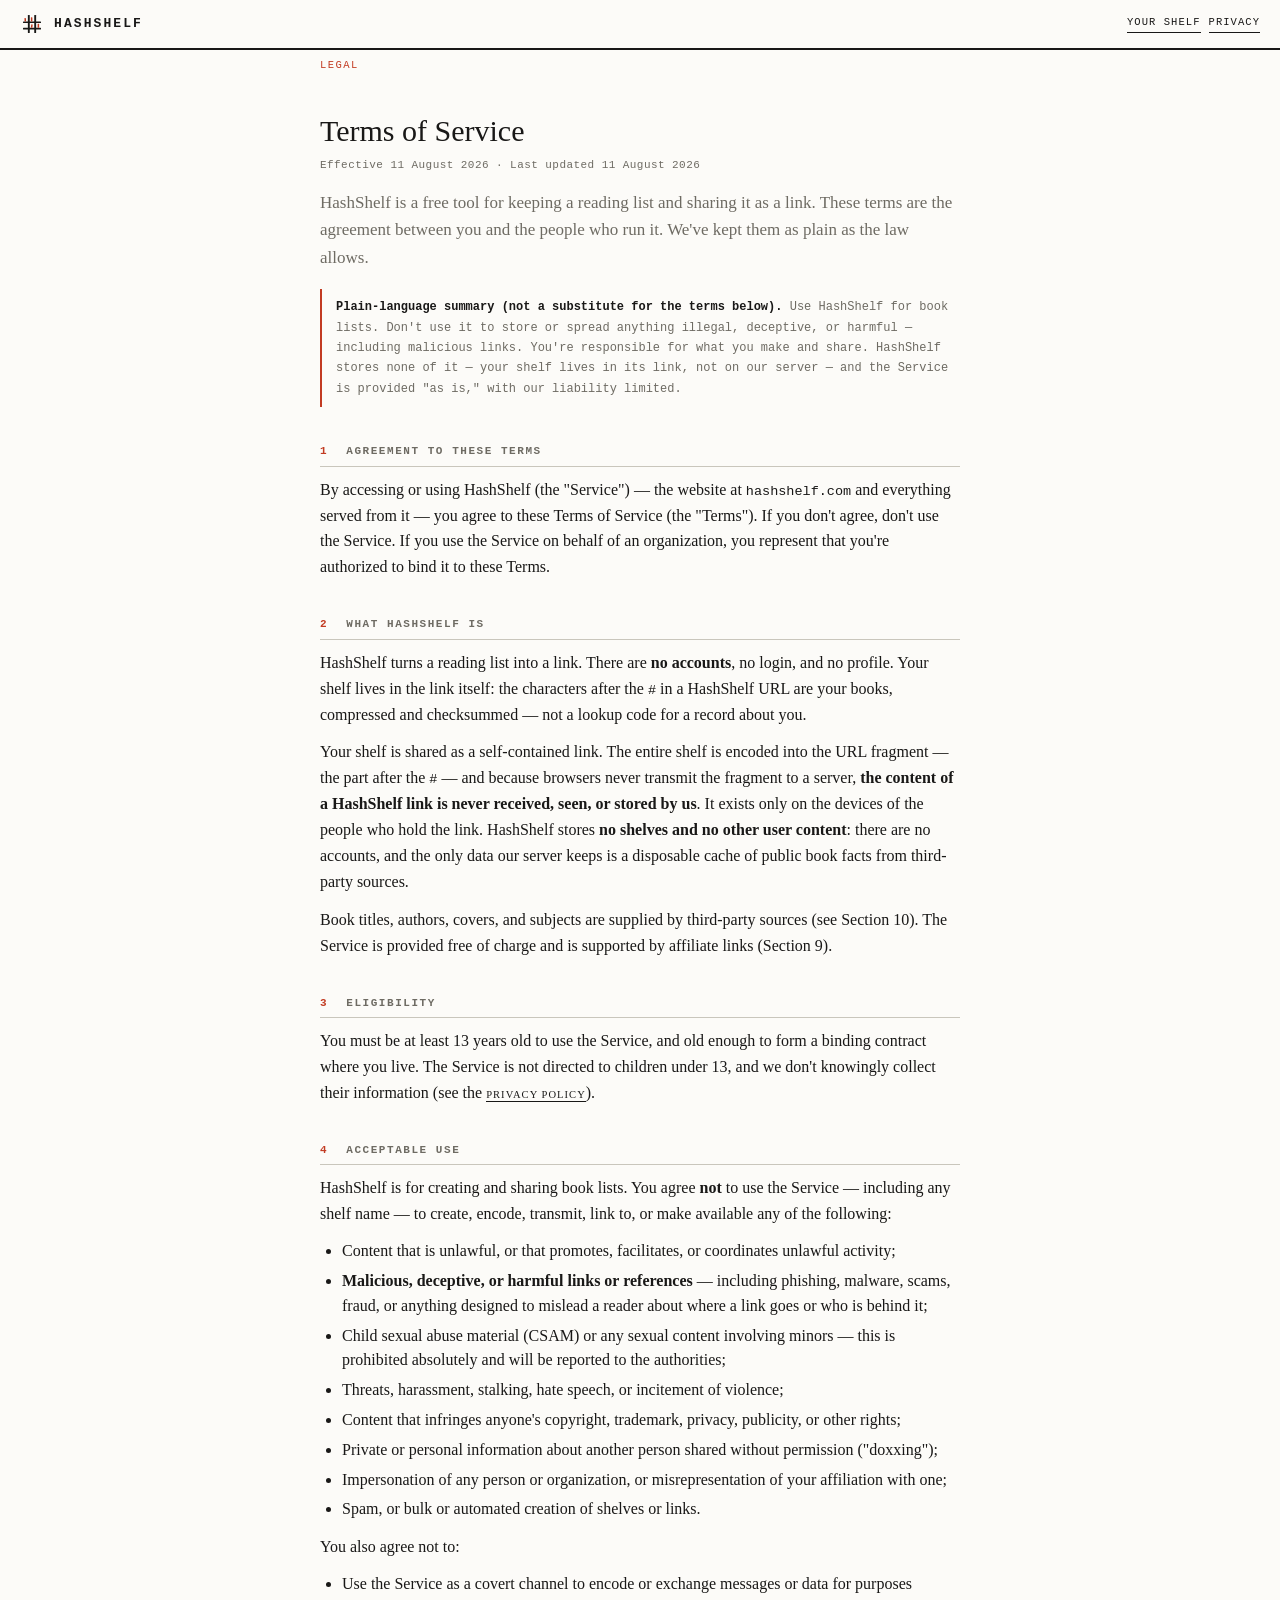
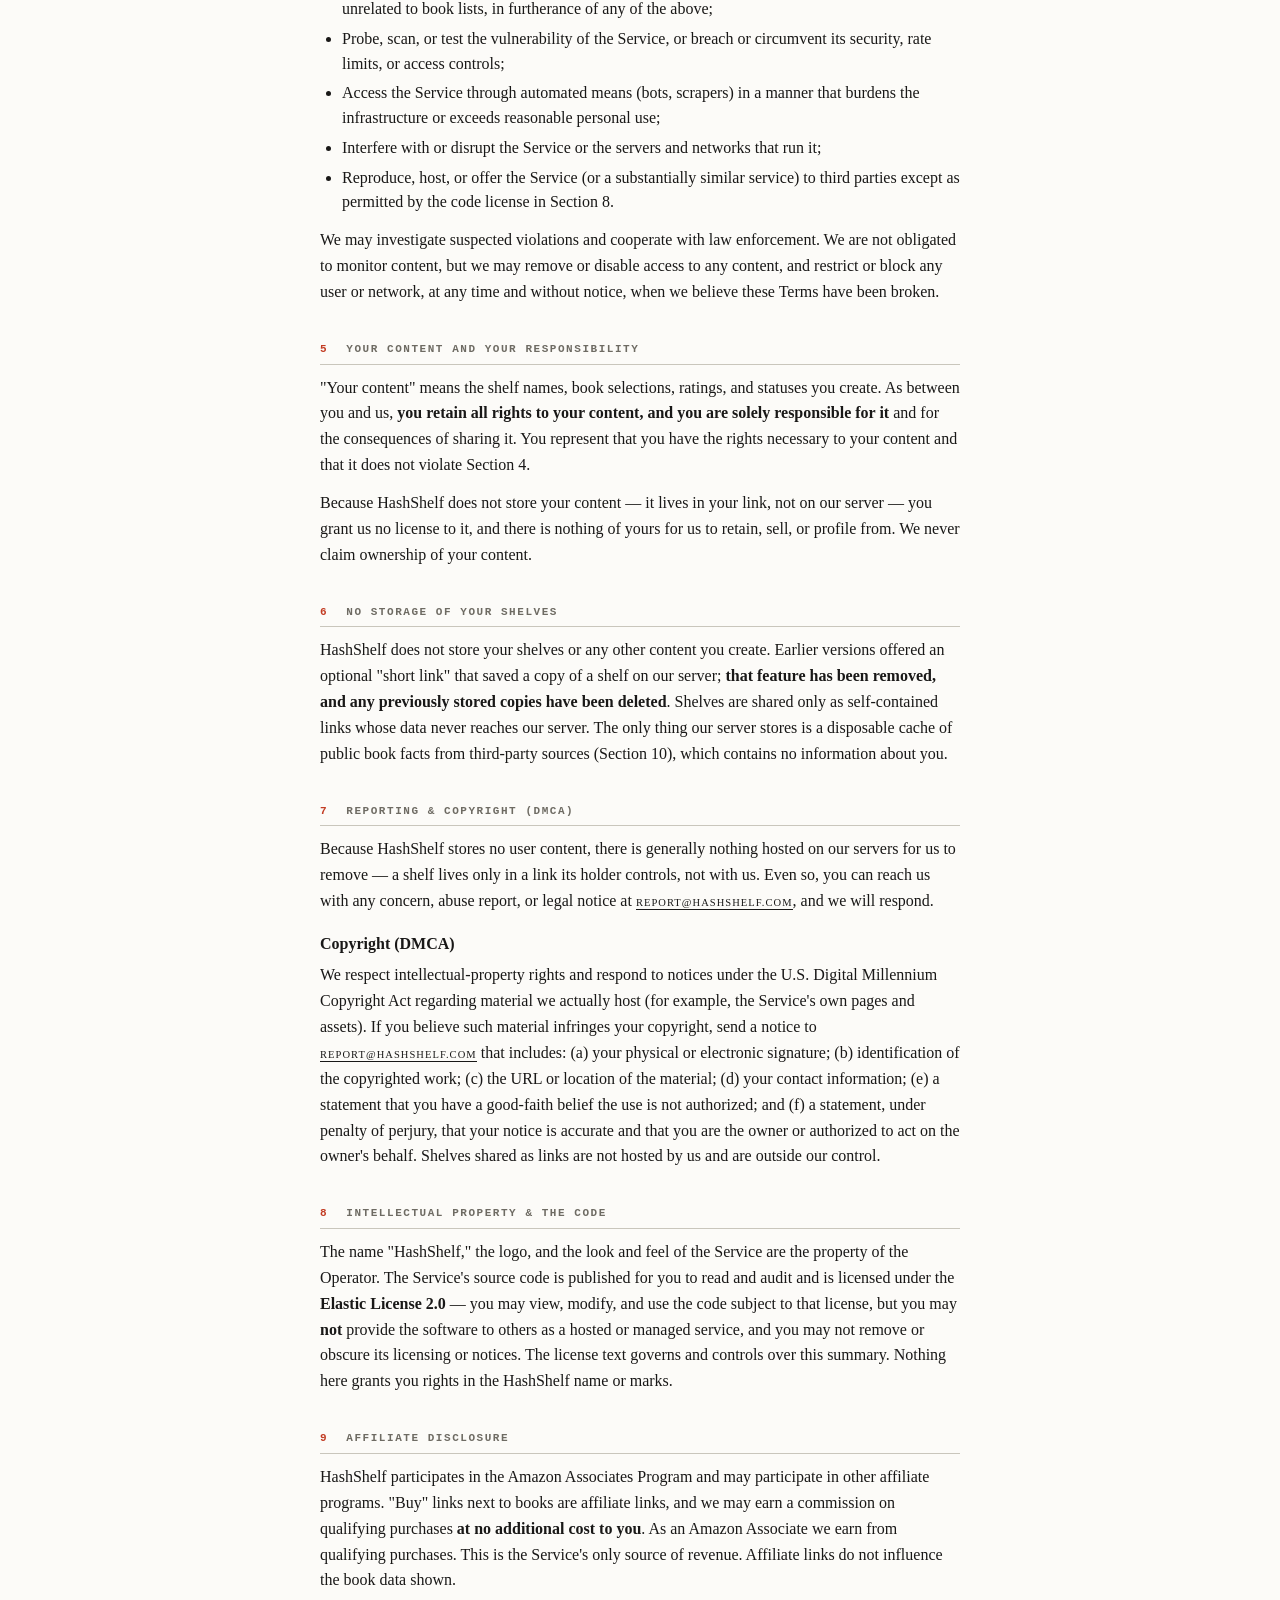
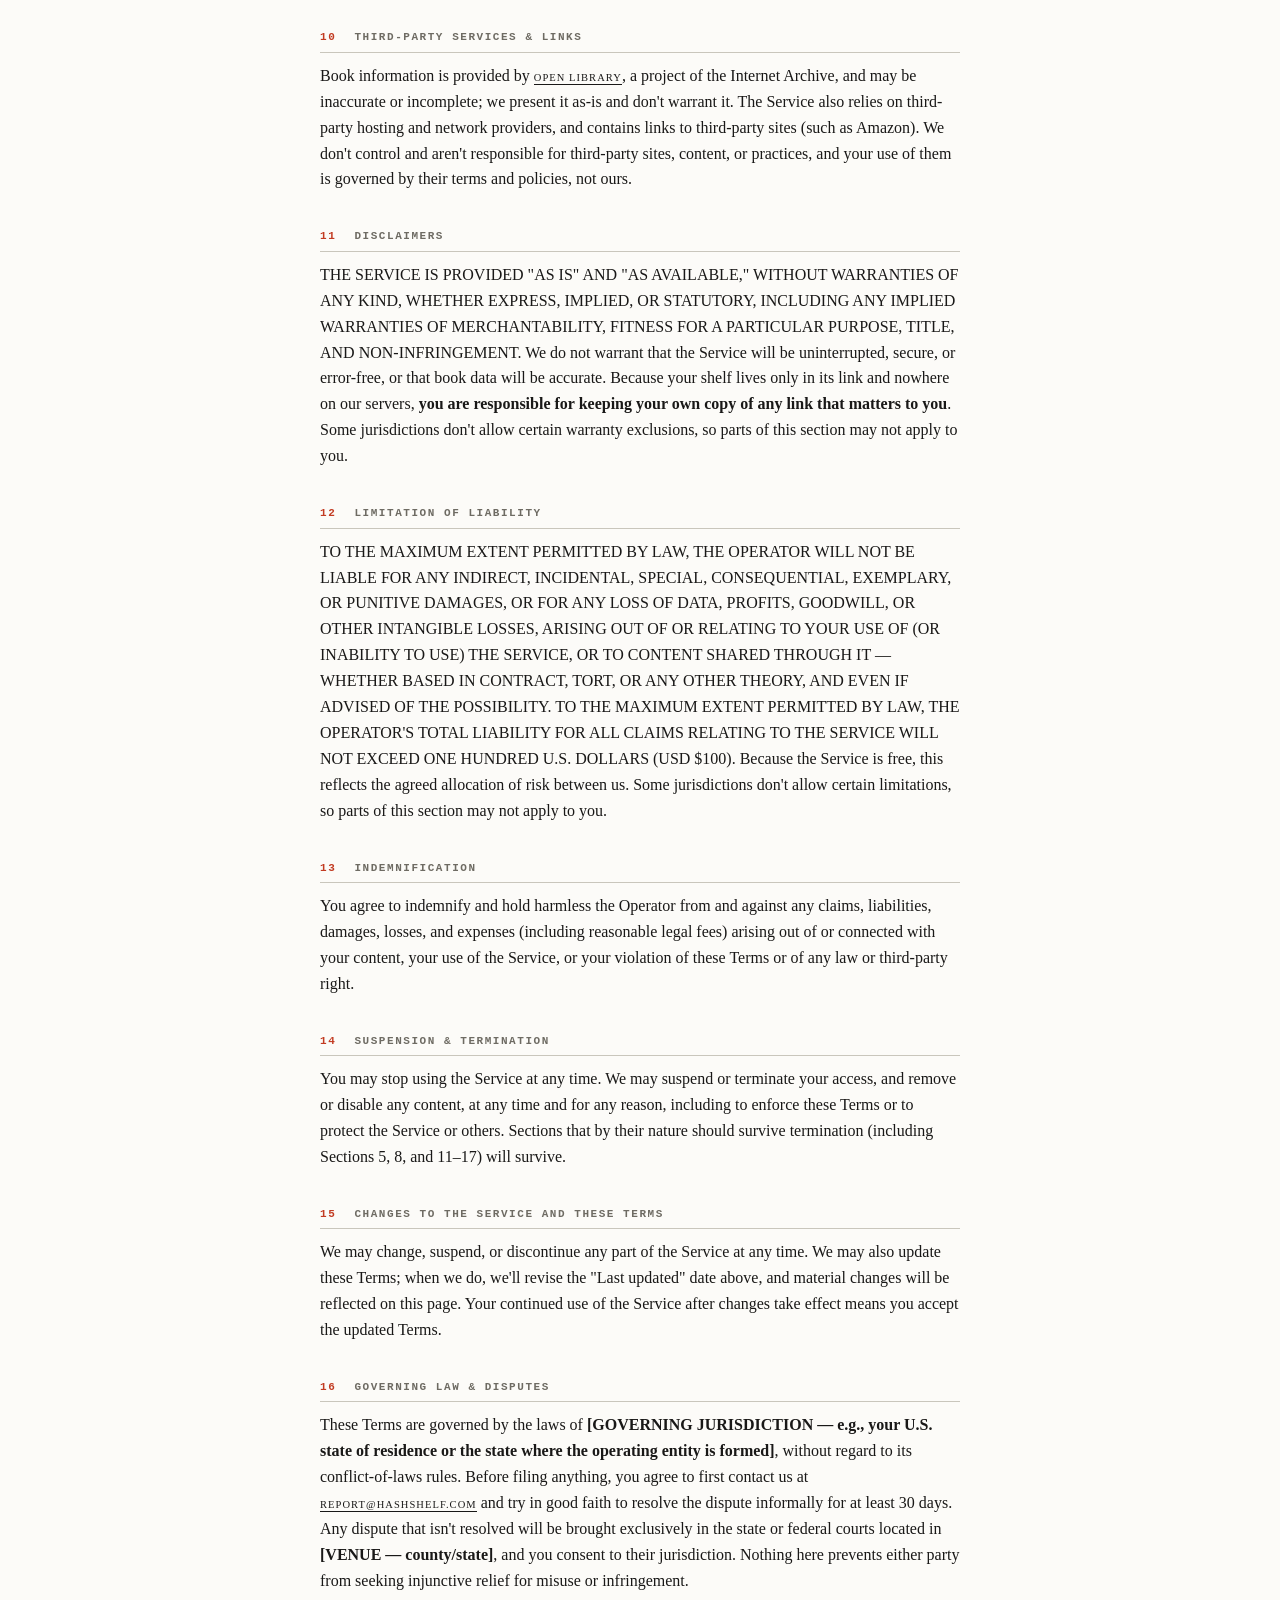
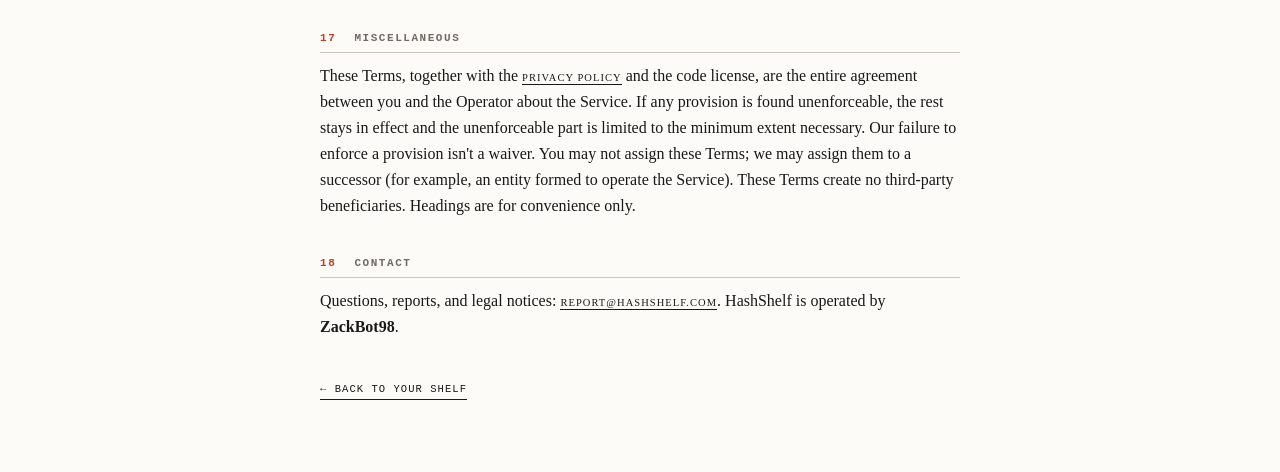
<file: terms.html>
<!DOCTYPE html>
<!--
  HashShelf — Terms of Service (DRAFT).
  Prepared to reflect the app's actual architecture. Before you rely on it:
    1. Fill the bracketed [ ] placeholders (governing jurisdiction, operator/entity, contact address).
    2. Make the abuse/report contact a working address (report@hashshelf.com).
    3. Have a licensed attorney in your jurisdiction review it. This is a strong
       starting draft, not a substitute for counsel.
-->
<html lang="en">
  <head>
    <meta charset="utf-8" />
    <meta name="viewport" content="width=device-width, initial-scale=1" />
    <title>Terms of Service — HashShelf</title>
    <meta name="description" content="The terms that govern your use of HashShelf, including acceptable use and how to report abuse." />
    <meta property="og:title" content="Terms of Service — HashShelf" />
    <meta property="og:description" content="The terms that govern your use of HashShelf, including acceptable use and how to report abuse." />
    <meta property="og:type" content="website" />
    <meta property="og:url" content="https://hashshelf.com/terms.html" />
    <meta name="theme-color" content="#fcfbf8" />
    <link rel="apple-touch-icon" href="/icons/apple-touch-icon.png" />
    <link rel="icon" href="data:image/svg+xml,%3Csvg xmlns='http://www.w3.org/2000/svg' viewBox='0 0 64 64'%3E%3Cstyle%3E.i%7Bfill:%23191817%7D@media(prefers-color-scheme:dark)%7B.i%7Bfill:%23e9e5dc%7D%7D%3C/style%3E%3Crect class='i' x='21' y='8' width='5' height='48' rx='1.5'/%3E%3Crect class='i' x='38' y='8' width='5' height='48' rx='1.5'/%3E%3Crect class='i' x='8' y='25' width='48' height='4.5' rx='1.5'/%3E%3Crect class='i' x='8' y='42' width='48' height='4.5' rx='1.5'/%3E%3Crect x='29' y='14' width='4' height='11' rx='1' fill='%23c23b22'/%3E%3Crect x='12' y='16' width='4' height='9' rx='1' fill='%23c23b22'/%3E%3Crect x='47' y='31' width='4' height='11' rx='1' fill='%23c23b22'/%3E%3C/svg%3E" />
    <link rel="stylesheet" href="/styles.css" />
  </head>
  <body>
    <header class="app-header">
      <a class="brand brand-link" href="/">
        <svg class="logo-mark" viewBox="0 0 64 64" fill="none" aria-hidden="true">
          <rect x="21" y="8" width="5" height="48" rx="1.5" fill="currentColor"/>
          <rect x="38" y="8" width="5" height="48" rx="1.5" fill="currentColor"/>
          <rect x="8" y="25" width="48" height="4.5" rx="1.5" fill="currentColor"/>
          <rect x="8" y="42" width="48" height="4.5" rx="1.5" fill="currentColor"/>
          <rect x="29" y="14" width="4" height="11" rx="1" fill="#c23b22"/>
          <rect x="12" y="16" width="4" height="9" rx="1" fill="#c23b22"/>
          <rect x="47" y="31" width="4" height="11" rx="1" fill="#c23b22"/>
          <rect x="29.5" y="33" width="4" height="9" rx="1" fill="#c23b22" transform="rotate(8 31.5 37)"/>
        </svg>
        <span class="title">HashShelf</span>
      </a>
      <div class="header-actions"><a class="link" href="/">Your shelf</a> <a class="link" href="/privacy.html">Privacy</a></div>
    </header>

    <main class="legal">
      <div class="kicker">Legal</div>
      <h1>Terms of Service</h1>
      <p class="legal-meta">Effective 11 August 2026 · Last updated 11 August 2026</p>

      <p class="lede">HashShelf is a free tool for keeping a reading list and sharing it as a link.
      These terms are the agreement between you and the people who run it. We've kept them as
      plain as the law allows.</p>

      <div class="callout"><strong>Plain-language summary (not a substitute for the terms below).</strong>
      Use HashShelf for book lists. Don't use it to store or spread anything illegal, deceptive,
      or harmful — including malicious links. You're responsible for what you make and share.
      HashShelf stores none of it — your shelf lives in its link, not on our server — and the
      Service is provided "as is," with our liability limited.</div>

      <h2><span class="no">1</span> Agreement to these terms</h2>
      <p>By accessing or using HashShelf (the "Service") — the website at
      <code>hashshelf.com</code> and everything served from it — you agree to these Terms of
      Service (the "Terms"). If you don't agree, don't use the Service. If you use the Service
      on behalf of an organization, you represent that you're authorized to bind it to these Terms.</p>

      <h2><span class="no">2</span> What HashShelf is</h2>
      <p>HashShelf turns a reading list into a link. There are <strong>no accounts</strong>,
      no login, and no profile. Your shelf lives in the link itself: the characters after the
      <code>#</code> in a HashShelf URL are your books, compressed and checksummed — not a lookup
      code for a record about you.</p>
      <p>Your shelf is shared as a self-contained link. The entire shelf is encoded into the URL
      fragment — the part after the <code>#</code> — and because browsers never transmit the
      fragment to a server, <strong>the content of a HashShelf link is never received, seen, or
      stored by us</strong>. It exists only on the devices of the people who hold the link.
      HashShelf stores <strong>no shelves and no other user content</strong>: there are no
      accounts, and the only data our server keeps is a disposable cache of public book facts
      from third-party sources.</p>
      <p>Book titles, authors, covers, and subjects are supplied by third-party sources (see
      Section 10). The Service is provided free of charge and is supported by affiliate links
      (Section 9).</p>

      <h2><span class="no">3</span> Eligibility</h2>
      <p>You must be at least 13 years old to use the Service, and old enough to form a binding
      contract where you live. The Service is not directed to children under 13, and we don't
      knowingly collect their information (see the <a class="link" href="/privacy.html">Privacy Policy</a>).</p>

      <h2><span class="no">4</span> Acceptable use</h2>
      <p>HashShelf is for creating and sharing book lists. You agree <strong>not</strong> to use
      the Service — including any shelf name — to create, encode, transmit, link to,
      or make available any of the following:</p>
      <ul>
        <li>Content that is unlawful, or that promotes, facilitates, or coordinates unlawful activity;</li>
        <li><strong>Malicious, deceptive, or harmful links or references</strong> — including
        phishing, malware, scams, fraud, or anything designed to mislead a reader about where a
        link goes or who is behind it;</li>
        <li>Child sexual abuse material (CSAM) or any sexual content involving minors — this is
        prohibited absolutely and will be reported to the authorities;</li>
        <li>Threats, harassment, stalking, hate speech, or incitement of violence;</li>
        <li>Content that infringes anyone's copyright, trademark, privacy, publicity, or other rights;</li>
        <li>Private or personal information about another person shared without permission ("doxxing");</li>
        <li>Impersonation of any person or organization, or misrepresentation of your affiliation with one;</li>
        <li>Spam, or bulk or automated creation of shelves or links.</li>
      </ul>
      <p>You also agree not to:</p>
      <ul>
        <li>Use the Service as a covert channel to encode or exchange messages or data for purposes
        unrelated to book lists, in furtherance of any of the above;</li>
        <li>Probe, scan, or test the vulnerability of the Service, or breach or circumvent its
        security, rate limits, or access controls;</li>
        <li>Access the Service through automated means (bots, scrapers) in a manner that burdens
        the infrastructure or exceeds reasonable personal use;</li>
        <li>Interfere with or disrupt the Service or the servers and networks that run it;</li>
        <li>Reproduce, host, or offer the Service (or a substantially similar service) to third
        parties except as permitted by the code license in Section 8.</li>
      </ul>
      <p>We may investigate suspected violations and cooperate with law enforcement. We are not
      obligated to monitor content, but we may remove or disable access to any content, and
      restrict or block any user or network, at any time and without notice, when we believe these
      Terms have been broken.</p>

      <h2><span class="no">5</span> Your content and your responsibility</h2>
      <p>"Your content" means the shelf names, book selections, ratings, and statuses you
      create. As between you and us, <strong>you retain all rights to your content, and you are
      solely responsible for it</strong> and for the consequences of sharing it. You represent
      that you have the rights necessary to your content and that it does not violate Section 4.</p>
      <p>Because HashShelf does not store your content — it lives in your link, not on our server —
      you grant us no license to it, and there is nothing of yours for us to retain, sell, or
      profile from. We never claim ownership of your content.</p>

      <h2><span class="no">6</span> No storage of your shelves</h2>
      <p>HashShelf does not store your shelves or any other content you create. Earlier versions
      offered an optional "short link" that saved a copy of a shelf on our server; <strong>that
      feature has been removed, and any previously stored copies have been deleted</strong>. Shelves
      are shared only as self-contained links whose data never reaches our server. The only thing
      our server stores is a disposable cache of public book facts from third-party sources
      (Section 10), which contains no information about you.</p>

      <h2><span class="no">7</span> Reporting &amp; copyright (DMCA)</h2>
      <p>Because HashShelf stores no user content, there is generally nothing hosted on our servers
      for us to remove — a shelf lives only in a link its holder controls, not with us. Even so, you
      can reach us with any concern, abuse report, or legal notice at
      <a class="link" href="mailto:report@hashshelf.com">report@hashshelf.com</a>, and we will respond.</p>
      <h3>Copyright (DMCA)</h3>
      <p>We respect intellectual-property rights and respond to notices under the U.S. Digital
      Millennium Copyright Act regarding material we actually host (for example, the Service's own
      pages and assets). If you believe such material infringes your copyright, send a notice to
      <a class="link" href="mailto:report@hashshelf.com">report@hashshelf.com</a> that includes: (a) your
      physical or electronic signature; (b) identification of the copyrighted work; (c) the URL or
      location of the material; (d) your contact information; (e) a statement that you have a
      good-faith belief the use is not authorized; and (f) a statement, under penalty of perjury,
      that your notice is accurate and that you are the owner or authorized to act on the owner's
      behalf. Shelves shared as links are not hosted by us and are outside our control.</p>

      <h2><span class="no">8</span> Intellectual property &amp; the code</h2>
      <p>The name "HashShelf," the logo, and the look and feel of the Service are the property of
      the Operator. The Service's source code is published for you to read and audit and is licensed
      under the <strong>Elastic License 2.0</strong> — you may view, modify, and use the code subject
      to that license, but you may <strong>not</strong> provide the software to others as a hosted or
      managed service, and you may not remove or obscure its licensing or notices. The license text
      governs and controls over this summary. Nothing here grants you rights in the HashShelf name or
      marks.</p>

      <h2><span class="no">9</span> Affiliate disclosure</h2>
      <p>HashShelf participates in the Amazon Associates Program and may participate in other
      affiliate programs. "Buy" links next to books are affiliate links, and we may earn a commission
      on qualifying purchases <strong>at no additional cost to you</strong>. As an Amazon Associate we
      earn from qualifying purchases. This is the Service's only source of revenue. Affiliate links do
      not influence the book data shown.</p>

      <h2><span class="no">10</span> Third-party services &amp; links</h2>
      <p>Book information is provided by <a class="link" href="https://openlibrary.org" rel="noopener">Open
      Library</a>, a project of the Internet Archive, and may be inaccurate or incomplete; we present
      it as-is and don't warrant it. The Service also relies on third-party hosting and network
      providers, and contains links to third-party sites (such as Amazon). We don't control and aren't
      responsible for third-party sites, content, or practices, and your use of them is governed by
      their terms and policies, not ours.</p>

      <h2><span class="no">11</span> Disclaimers</h2>
      <p>THE SERVICE IS PROVIDED "AS IS" AND "AS AVAILABLE," WITHOUT WARRANTIES OF ANY KIND, WHETHER
      EXPRESS, IMPLIED, OR STATUTORY, INCLUDING ANY IMPLIED WARRANTIES OF MERCHANTABILITY, FITNESS FOR
      A PARTICULAR PURPOSE, TITLE, AND NON-INFRINGEMENT. We do not warrant that the Service will be
      uninterrupted, secure, or error-free, or that book data will be accurate. Because your shelf
      lives only in its link and nowhere on our servers, <strong>you are responsible for keeping
      your own copy of any link that matters to you</strong>. Some jurisdictions don't allow certain
      warranty exclusions, so parts of this section may not apply to you.</p>

      <h2><span class="no">12</span> Limitation of liability</h2>
      <p>TO THE MAXIMUM EXTENT PERMITTED BY LAW, THE OPERATOR WILL NOT BE LIABLE FOR ANY INDIRECT,
      INCIDENTAL, SPECIAL, CONSEQUENTIAL, EXEMPLARY, OR PUNITIVE DAMAGES, OR FOR ANY LOSS OF DATA,
      PROFITS, GOODWILL, OR OTHER INTANGIBLE LOSSES, ARISING OUT OF OR RELATING TO YOUR USE OF (OR
      INABILITY TO USE) THE SERVICE, OR TO CONTENT SHARED THROUGH IT — WHETHER BASED IN CONTRACT,
      TORT, OR ANY OTHER THEORY, AND EVEN IF ADVISED OF THE POSSIBILITY. TO THE MAXIMUM EXTENT
      PERMITTED BY LAW, THE OPERATOR'S TOTAL LIABILITY FOR ALL CLAIMS RELATING TO THE SERVICE WILL
      NOT EXCEED ONE HUNDRED U.S. DOLLARS (USD $100). Because the Service is free, this reflects the
      agreed allocation of risk between us. Some jurisdictions don't allow certain limitations, so
      parts of this section may not apply to you.</p>

      <h2><span class="no">13</span> Indemnification</h2>
      <p>You agree to indemnify and hold harmless the Operator from and against any claims,
      liabilities, damages, losses, and expenses (including reasonable legal fees) arising out of or
      connected with your content, your use of the Service, or your violation of these Terms or of
      any law or third-party right.</p>

      <h2><span class="no">14</span> Suspension &amp; termination</h2>
      <p>You may stop using the Service at any time. We may suspend or terminate your access, and
      remove or disable any content, at any time and for any reason, including to enforce these
      Terms or to protect the Service or others. Sections that by their nature should survive
      termination (including Sections 5, 8, and 11–17) will survive.</p>

      <h2><span class="no">15</span> Changes to the Service and these Terms</h2>
      <p>We may change, suspend, or discontinue any part of the Service at any time. We may also
      update these Terms; when we do, we'll revise the "Last updated" date above, and material
      changes will be reflected on this page. Your continued use of the Service after changes take
      effect means you accept the updated Terms.</p>

      <h2><span class="no">16</span> Governing law &amp; disputes</h2>
      <p>These Terms are governed by the laws of <strong>[GOVERNING JURISDICTION — e.g., your U.S.
      state of residence or the state where the operating entity is formed]</strong>, without regard
      to its conflict-of-laws rules. Before filing anything, you agree to first contact us at
      <a class="link" href="mailto:report@hashshelf.com">report@hashshelf.com</a> and try in good faith to
      resolve the dispute informally for at least 30 days. Any dispute that isn't resolved will be
      brought exclusively in the state or federal courts located in
      <strong>[VENUE — county/state]</strong>, and you consent to their jurisdiction. Nothing here
      prevents either party from seeking injunctive relief for misuse or infringement.</p>

      <h2><span class="no">17</span> Miscellaneous</h2>
      <p>These Terms, together with the <a class="link" href="/privacy.html">Privacy Policy</a> and the
      code license, are the entire agreement between you and the Operator about the Service. If any
      provision is found unenforceable, the rest stays in effect and the unenforceable part is
      limited to the minimum extent necessary. Our failure to enforce a provision isn't a waiver.
      You may not assign these Terms; we may assign them to a successor (for example, an entity
      formed to operate the Service). These Terms create no third-party beneficiaries. Headings are
      for convenience only.</p>

      <h2><span class="no">18</span> Contact</h2>
      <p>Questions, reports, and legal notices: <a class="link" href="mailto:report@hashshelf.com">report@hashshelf.com</a>.
      HashShelf is operated by <strong>ZackBot98</strong>.</p>

      <a class="link backlink" href="/">&larr; Back to your shelf</a>
    </main>
  </body>
</html>
</file>
<file: styles.css>
/* HashShelf — "Card Catalog" design
   Ink on index stock: hairline rules instead of cards, monospace catalog
   labels, serif titles, and stamp red spent only on the logo, the primary
   action, and errors. Paper by day; a warm-charcoal archive after dark. */

:root {
  --paper: #fcfbf8;
  --ink: #191817;
  --muted: #6e6b63;
  --rule: #c9c6bc;
  --rule-strong: #191817;
  --red: #c23b22;
  --red-deep: #a02f1a;
  --raised: #f5f3ec;
  --ok-bg: #f1f3ec;
  --serif: Georgia, "Iowan Old Style", "Times New Roman", serif;
  --mono: ui-monospace, "Cascadia Code", "Segoe UI Mono", Consolas, Menlo, monospace;
}
@media (prefers-color-scheme: dark) {
  :root {
    --paper: #161513;
    --ink: #e9e5dc;
    --muted: #99938a;
    --rule: #37352f;
    --rule-strong: #e9e5dc;
    --red: #d8563c;
    --red-deep: #b8432c;
    --raised: #1d1c19;
    --ok-bg: #1b1d18;
  }
}

* { box-sizing: border-box; }
html, body {
  margin: 0; padding: 0;
  background: var(--paper); color: var(--ink);
  font-family: var(--mono); font-size: 14px; line-height: 1.5;
}

/* ---------------------------------------------------------------- header */
.app-header {
  display: flex; justify-content: space-between; align-items: center;
  padding: 12px 20px; border-bottom: 2px solid var(--rule-strong);
  position: sticky; top: 0; background: var(--paper); z-index: 10;
}
.brand { display: flex; gap: 10px; align-items: center; }
.brand .logo-mark { width: 24px; height: 24px; display: block; color: var(--ink); }
.brand .title {
  font-size: 13px; font-weight: 600; letter-spacing: .16em; text-transform: uppercase;
}
.header-actions { display: flex; gap: 8px; align-items: center; }

.tagline {
  display: flex; flex-wrap: wrap; gap: 4px 18px; align-items: baseline;
  max-width: 1020px; margin: 0 auto; padding: 14px 20px 12px;
  border-bottom: 1px solid var(--rule);
}
.tagline .t-serif { font-family: var(--serif); font-style: italic; font-size: 17px; }
.tagline .t-mono {
  font-size: 10.5px; letter-spacing: .12em; text-transform: uppercase; color: var(--muted);
}

/* ---------------------------------------------------------------- layout */
.container { max-width: 1020px; margin: 0 auto; padding: 10px 20px 56px; }
.view h2 { font-family: var(--serif); font-weight: 500; font-size: 24px; margin: 20px 0 14px; }
.row { display: flex; gap: 12px; align-items: center; flex-wrap: wrap; }
.row.between { justify-content: space-between; }
.grow { flex: 1 1 auto; }

/* --------------------------------------------------------------- controls */
label {
  display: inline-flex; flex-direction: column; gap: 5px;
  color: var(--muted); font-size: 10.5px;
  text-transform: uppercase; letter-spacing: .1em;
}
input, select, textarea {
  background: var(--paper); border: 1px solid var(--rule-strong); color: var(--ink);
  padding: 10px 12px; border-radius: 3px; width: 100%; outline: none;
  font-family: var(--mono); font-size: 16px; /* >=16px stops iOS zoom */
  transition: border-color .12s ease, background .12s ease;
}
input::placeholder, textarea::placeholder { color: var(--muted); opacity: .7; }
input:focus, select:focus, textarea:focus { border-color: var(--red); }
:is(button, a, input, select, textarea):focus-visible {
  outline: 2px solid var(--red); outline-offset: 2px;
}
textarea { resize: vertical; font-family: var(--serif); font-size: 16px; }

button {
  appearance: none; cursor: pointer; border-radius: 3px;
  font-family: var(--mono); font-size: 11px; font-weight: 600;
  letter-spacing: .1em; text-transform: uppercase;
  padding: 10px 16px; transition: background .12s ease, color .12s ease, border-color .12s ease;
}
button.primary { background: var(--red); border: 1px solid var(--red); color: #fcfbf8; }
button.primary:hover { background: var(--red-deep); border-color: var(--red-deep); }
button.secondary { background: transparent; border: 1px solid var(--rule-strong); color: var(--ink); }
button.secondary:hover { background: var(--ink); color: var(--paper); }
button.link { background: transparent; border: none; color: var(--muted); text-decoration: underline; }
button:disabled { opacity: .45; cursor: default; }
button:disabled:hover { background: transparent; color: var(--ink); }
button.primary:disabled:hover { background: var(--red); color: #fcfbf8; }

/* index-card panels: outlined, never shadowed */
.card {
  background: var(--paper); border: 1px solid var(--rule-strong);
  border-radius: 4px; padding: 16px;
}
.list { display: grid; gap: 0; }

/* ------------------------------------------------------------- shelf bar */
.shelf-bar {
  display: flex; gap: 12px; align-items: flex-end; flex-wrap: wrap;
  margin: 4px 0 16px; padding-bottom: 14px; border-bottom: 1px solid var(--rule);
}
.shelf-bar > label { min-width: 200px; }
.shelf-actions { display: flex; gap: 8px; }
.tools-row { display: flex; gap: 8px; flex-wrap: wrap; margin: 18px 0 4px; }

/* ---------------------------------------------------------------- filters */
.filters { display: flex; gap: 10px; align-items: flex-end; margin: 14px 0 4px; flex-wrap: wrap; }
.select-filter {
  background: var(--paper); color: var(--ink);
  border: 1px solid var(--rule-strong); border-radius: 3px; padding: 8px 10px;
}

/* -------------------------------------------------------------- book form */
.book-form { display: grid; grid-template-columns: 1fr 200px; gap: 16px; align-items: start; }
.book-form .form-main { display: grid; gap: 13px; }
.book-form .form-side {
  display: flex; flex-direction: column; align-items: center;
  justify-content: space-between; gap: 12px; align-self: stretch;
}
.book-form .form-side .cover {
  width: 150px; height: 225px; border-radius: 2px; object-fit: cover;
  background: var(--raised); border: 1px solid var(--rule-strong);
}
.book-form .actions-side { display: grid; gap: 8px; width: 100%; margin-top: auto; }

/* ------------------------------------------------------------ book rows */
.book-item {
  display: grid; grid-template-columns: 46px 1fr auto; gap: 14px; align-items: center;
  padding: 14px 2px; border-bottom: 1px solid var(--rule);
  background: transparent; border-radius: 0;
}
.book-item:first-child { border-top: 1px solid var(--rule); }
.book-item .cover {
  width: 46px; height: 68px; border-radius: 2px; object-fit: cover;
  background: var(--raised); border: 1px solid var(--rule-strong);
}
.book-item .meta { display: flex; flex-direction: column; gap: 3px; }
.book-item .title { font-family: var(--serif); font-weight: 500; font-size: 17px; line-height: 1.25; }
.book-item .authors {
  color: var(--muted); font-size: 10.5px;
  text-transform: uppercase; letter-spacing: .09em;
}
.book-item .tags { display: flex; gap: 6px; align-items: center; flex-wrap: wrap; margin-top: 3px; }
.book-item .actions { display: flex; gap: 6px; }
.book-item .actions button { padding: 7px 12px; font-size: 10px; }

.tag {
  padding: 2.5px 8px; border: 1px solid var(--rule-strong); border-radius: 2px;
  font-size: 9.5px; letter-spacing: .08em; text-transform: uppercase; color: var(--ink);
}
.rating { letter-spacing: .12em; }
.genre-tags { display: inline-flex; gap: 6px; flex-wrap: wrap; }
.tag.genre { border: 1px dashed var(--muted); color: var(--muted); background: transparent; }

/* buy links: quiet catalog references */
.buy-links { display: flex; gap: 8px; flex-wrap: wrap; margin-top: 5px; }
.buy-links:empty { display: none; }
.buy-link {
  font-size: 9.5px; letter-spacing: .08em; text-transform: uppercase;
  color: var(--ink); text-decoration: none;
  border: 1px solid var(--rule-strong); border-radius: 2px; padding: 2.5px 8px;
  transition: background .12s ease, color .12s ease;
}
.buy-link:hover { background: var(--ink); color: var(--paper); }

/* --------------------------------------------------------------- snapshot */
.snapshot { margin-top: 22px; display: grid; gap: 10px; }
.snapshot-output { display: flex; gap: 8px; }
.snapshot-output input { flex: 1 1 auto; color: var(--muted); }

/* ------------------------------------------------------------ suggestions */
.suggestions {
  display: grid; gap: 0; margin: 2px 0 12px;
  border: 1px solid var(--rule-strong); border-radius: 3px; overflow: hidden;
  background: var(--paper);
}
.suggestion-item {
  display: grid; grid-template-columns: 34px 1fr auto; gap: 10px; align-items: center;
  padding: 9px 10px; cursor: pointer; border-bottom: 1px solid var(--rule);
}
.suggestion-item:last-child { border-bottom: none; }
.suggestion-item:hover, .suggestion-item.active { background: var(--ink); color: var(--paper); }
.suggestion-item:hover .suggestion-authors, .suggestion-item.active .suggestion-authors,
.suggestion-item:hover .suggestion-pill, .suggestion-item.active .suggestion-pill {
  color: var(--paper); border-color: var(--paper); opacity: .75;
}
.suggestion-cover {
  width: 34px; height: 50px; border-radius: 2px; object-fit: cover;
  background: var(--raised); border: 1px solid var(--rule);
}
.suggestion-title { font-family: var(--serif); font-size: 15px; }
.suggestion-authors {
  color: var(--muted); font-size: 9.5px; text-transform: uppercase; letter-spacing: .08em;
}
.suggestion-pill {
  color: var(--muted); font-size: 9px; letter-spacing: .08em; text-transform: uppercase;
  border: 1px solid var(--rule); border-radius: 2px; padding: 2px 6px;
}
.suggestion-status {
  padding: 11px 12px; color: var(--muted);
  font-size: 10.5px; letter-spacing: .1em; text-transform: uppercase;
}
.suggestion-status.busy::after {
  content: ''; display: inline-block; text-align: left; width: 1.4em;
  animation: catalog-dots 1.2s steps(4, end) infinite;
}
@keyframes catalog-dots {
  0% { content: ''; }
  25% { content: '.'; }
  50% { content: '..'; }
  75% { content: '...'; }
}
@media (prefers-reduced-motion: reduce) {
  .suggestion-status.busy::after { animation: none; content: '...'; }
}

/* ---------------------------------------------------------------- notices */
.notice { margin: 12px 0; padding: 11px 14px; border-radius: 3px; font-size: 12.5px; }
.notice.error { background: transparent; border: 1px solid var(--red); color: var(--red); }
.notice.ok { background: var(--ok-bg); border: 1px solid var(--rule-strong); color: var(--ink); }
.is-hidden { display: none !important; }

/* back link styled as catalog cross-reference */
#backToEditor, .link {
  font-size: 10.5px; letter-spacing: .1em; text-transform: uppercase;
  color: var(--ink); text-decoration: none; border-bottom: 1px solid var(--ink);
  padding-bottom: 1px;
}
#backToEditor:hover { color: var(--red); border-color: var(--red); }

/* ---------------------------------------------------------------- compare */
.compare-form { display: grid; gap: 12px; justify-items: start; }
.compare-form label { width: 100%; }
.compare-summary { display: grid; grid-template-columns: repeat(4, 1fr); gap: 10px; margin: 16px 0; }
.stat-tile { text-align: center; padding: 14px 10px; }
.stat-value { font-family: var(--serif); font-size: 30px; font-weight: 600; font-variant-numeric: tabular-nums; }
.stat-label { font-size: 9.5px; color: var(--muted); margin-top: 5px; text-transform: uppercase; letter-spacing: .1em; }
.compare-section { margin-bottom: 14px; }
.compare-section h3 {
  margin: 0 0 4px; font-family: var(--serif); font-weight: 500; font-size: 17px;
}
.compare-row {
  display: grid; grid-template-columns: 34px 1fr; gap: 10px; align-items: center;
  padding: 9px 0; border-top: 1px solid var(--rule);
}
.compare-row .title { font-family: var(--serif); font-weight: 500; font-size: 15px; }
.compare-row .authors { font-size: 10px; text-transform: uppercase; letter-spacing: .08em; }
.cover-sm {
  width: 34px; height: 50px; border-radius: 2px; object-fit: cover;
  background: var(--raised); border: 1px solid var(--rule-strong);
}

/* --------------------------------------------------------------- wrapped */
.modal {
  position: fixed; inset: 0; background: rgba(20, 18, 15, .82);
  display: flex; align-items: center; justify-content: center;
  padding: 18px; z-index: 50; overflow: auto;
}
.modal-inner {
  background: var(--paper); border: 2px solid var(--rule-strong); border-radius: 4px;
  padding: 16px; display: grid; gap: 12px; max-width: 520px; width: 100%;
}
.modal-inner h3 { margin: 0; font-family: var(--serif); font-weight: 500; font-size: 20px; }
.wrapped-canvas { display: flex; justify-content: center; }
.wrapped-img {
  width: 100%; height: auto; max-height: 62vh; object-fit: contain;
  border-radius: 2px; border: 1px solid var(--rule-strong);
}

/* ---------------------------------------------------------------- footer */
.site-footer {
  max-width: 1020px; margin: 0 auto 14px; padding: 12px 20px 0;
  border-top: 1px solid var(--rule);
  color: var(--muted); font-size: 10.5px; letter-spacing: .04em; line-height: 1.6;
}
.site-footer:last-of-type { margin-bottom: 28px; }
.site-footer .sep { margin: 0 7px; }

/* ---------------------------------------------------------------- mobile */
@media (max-width: 640px) {
  .book-form { grid-template-columns: 1fr; }
  .book-form .form-side { align-items: flex-start; justify-content: flex-start; }
  .book-form .form-side .cover { width: 120px; height: 180px; }
  .book-item { grid-template-columns: 40px 1fr; }
  .book-item .actions { grid-column: 1 / -1; justify-content: flex-end; padding-top: 6px; }
  .shelf-bar > label { min-width: 100%; }
  .shelf-actions { width: 100%; }
  .shelf-actions button { flex: 1 1 auto; }
  .tools-row button { flex: 1 1 auto; }
  .compare-summary { grid-template-columns: repeat(2, 1fr); }
  .tagline { padding: 12px 16px 10px; }
}
@media (prefers-reduced-motion: reduce) {
  * { transition: none !important; }
}

/* Doc pages (about/guide) */
.brand-link { text-decoration: none; color: inherit; }

/* ---- about.html (moved inline for CSP style-src 'self') ---- */
      .about { max-width: 640px; margin: 0 auto; padding: 8px 20px 72px; }
      .about h1 { font-family: var(--serif); font-weight: 500; font-size: 30px; margin: 34px 0 6px; }
      .about .kicker {
        font-size: 10.5px; letter-spacing: .14em; text-transform: uppercase; color: var(--red);
      }
      .about h2 {
        font-size: 11px; letter-spacing: .14em; text-transform: uppercase;
        color: var(--muted); font-weight: 600; font-family: var(--mono);
        margin: 40px 0 10px; padding-bottom: 6px; border-bottom: 1px solid var(--rule);
      }
      .about p { font-family: var(--serif); font-size: 17px; line-height: 1.65; margin: 0 0 14px; }
      .about p code { font-family: var(--mono); font-size: 14px; }
      .rules { margin: 0; padding: 0; list-style: none; }
      .rules li {
        font-family: var(--serif); font-size: 17px; line-height: 1.55;
        padding: 12px 0 12px 2px; border-bottom: 1px solid var(--rule);
        display: grid; grid-template-columns: 34px 1fr; gap: 12px; align-items: baseline;
      }
      .rules li:first-child { border-top: 1px solid var(--rule); }
      .rules .no {
        font-family: var(--mono); font-size: 11px; color: var(--red); letter-spacing: .08em;
      }
      .small { font-family: var(--mono); font-size: 11.5px; color: var(--muted); line-height: 1.7; }
      .backlink { display: inline-block; margin-top: 34px; }

/* ---- guide.html (moved inline for CSP style-src 'self') ---- */
      .guide { max-width: 640px; margin: 0 auto; padding: 8px 20px 72px; }
      .guide h1 { font-family: var(--serif); font-weight: 500; font-size: 30px; margin: 34px 0 6px; }
      .guide .kicker { font-size: 10.5px; letter-spacing: .14em; text-transform: uppercase; color: var(--red); }
      .guide .lede { font-family: var(--serif); font-size: 17px; line-height: 1.65; color: var(--muted); margin: 0 0 8px; }
      .guide h2 {
        font-size: 11px; letter-spacing: .14em; text-transform: uppercase;
        color: var(--muted); font-weight: 600; font-family: var(--mono);
        margin: 38px 0 10px; padding-bottom: 6px; border-bottom: 1px solid var(--rule);
      }
      .guide h2 .no { color: var(--red); margin-right: 10px; }
      .guide p { font-family: var(--serif); font-size: 16.5px; line-height: 1.62; margin: 0 0 12px; }
      .guide p code, .guide li code { font-family: var(--mono); font-size: 13.5px; }
      .guide ul { margin: 0 0 12px; padding-left: 20px; }
      .guide li { font-family: var(--serif); font-size: 16.5px; line-height: 1.55; margin: 4px 0; }
      .tip {
        font-family: var(--mono); font-size: 11.5px; line-height: 1.7; color: var(--muted);
        border-left: 2px solid var(--red); padding: 2px 0 2px 12px; margin: 0 0 12px;
      }
      .tip strong { color: var(--ink); font-weight: 600; letter-spacing: .06em; }
      .backlink { display: inline-block; margin-top: 30px; }

/* ---- terms.html / privacy.html (inline for CSP style-src 'self') ---- */
      .legal { max-width: 680px; margin: 0 auto; padding: 8px 20px 72px; }
      .legal h1 { font-family: var(--serif); font-weight: 500; font-size: 30px; margin: 34px 0 4px; }
      .legal .kicker { font-size: 10.5px; letter-spacing: .14em; text-transform: uppercase; color: var(--red); }
      .legal .legal-meta { font-family: var(--mono); font-size: 11px; color: var(--muted); letter-spacing: .04em; margin: 2px 0 0; }
      .legal .lede { font-family: var(--serif); font-size: 17px; line-height: 1.62; color: var(--muted); margin: 14px 0 18px; }
      .legal h2 {
        font-size: 11px; letter-spacing: .14em; text-transform: uppercase;
        color: var(--muted); font-weight: 600; font-family: var(--mono);
        margin: 36px 0 10px; padding-bottom: 6px; border-bottom: 1px solid var(--rule);
      }
      .legal h2 .no { color: var(--red); margin-right: 10px; }
      .legal h3 { font-family: var(--serif); font-weight: 600; font-size: 16px; margin: 18px 0 6px; }
      .legal p { font-family: var(--serif); font-size: 16px; line-height: 1.62; margin: 0 0 12px; }
      .legal ul, .legal ol { margin: 0 0 12px; padding-left: 22px; }
      .legal li { font-family: var(--serif); font-size: 16px; line-height: 1.55; margin: 5px 0; }
      .legal code { font-family: var(--mono); font-size: 13.5px; }
      .legal dl { margin: 0 0 12px; }
      .legal dt { font-family: var(--mono); font-size: 11.5px; letter-spacing: .06em; color: var(--ink); text-transform: uppercase; margin: 14px 0 3px; }
      .legal dd { font-family: var(--serif); font-size: 16px; line-height: 1.58; margin: 0; }
      .legal .callout {
        font-family: var(--mono); font-size: 12px; line-height: 1.7; color: var(--muted);
        border-left: 2px solid var(--red); padding: 8px 0 8px 14px; margin: 0 0 16px;
      }
      .legal .callout strong { color: var(--ink); font-weight: 600; }
      .legal strong { font-weight: 600; }
</file>
